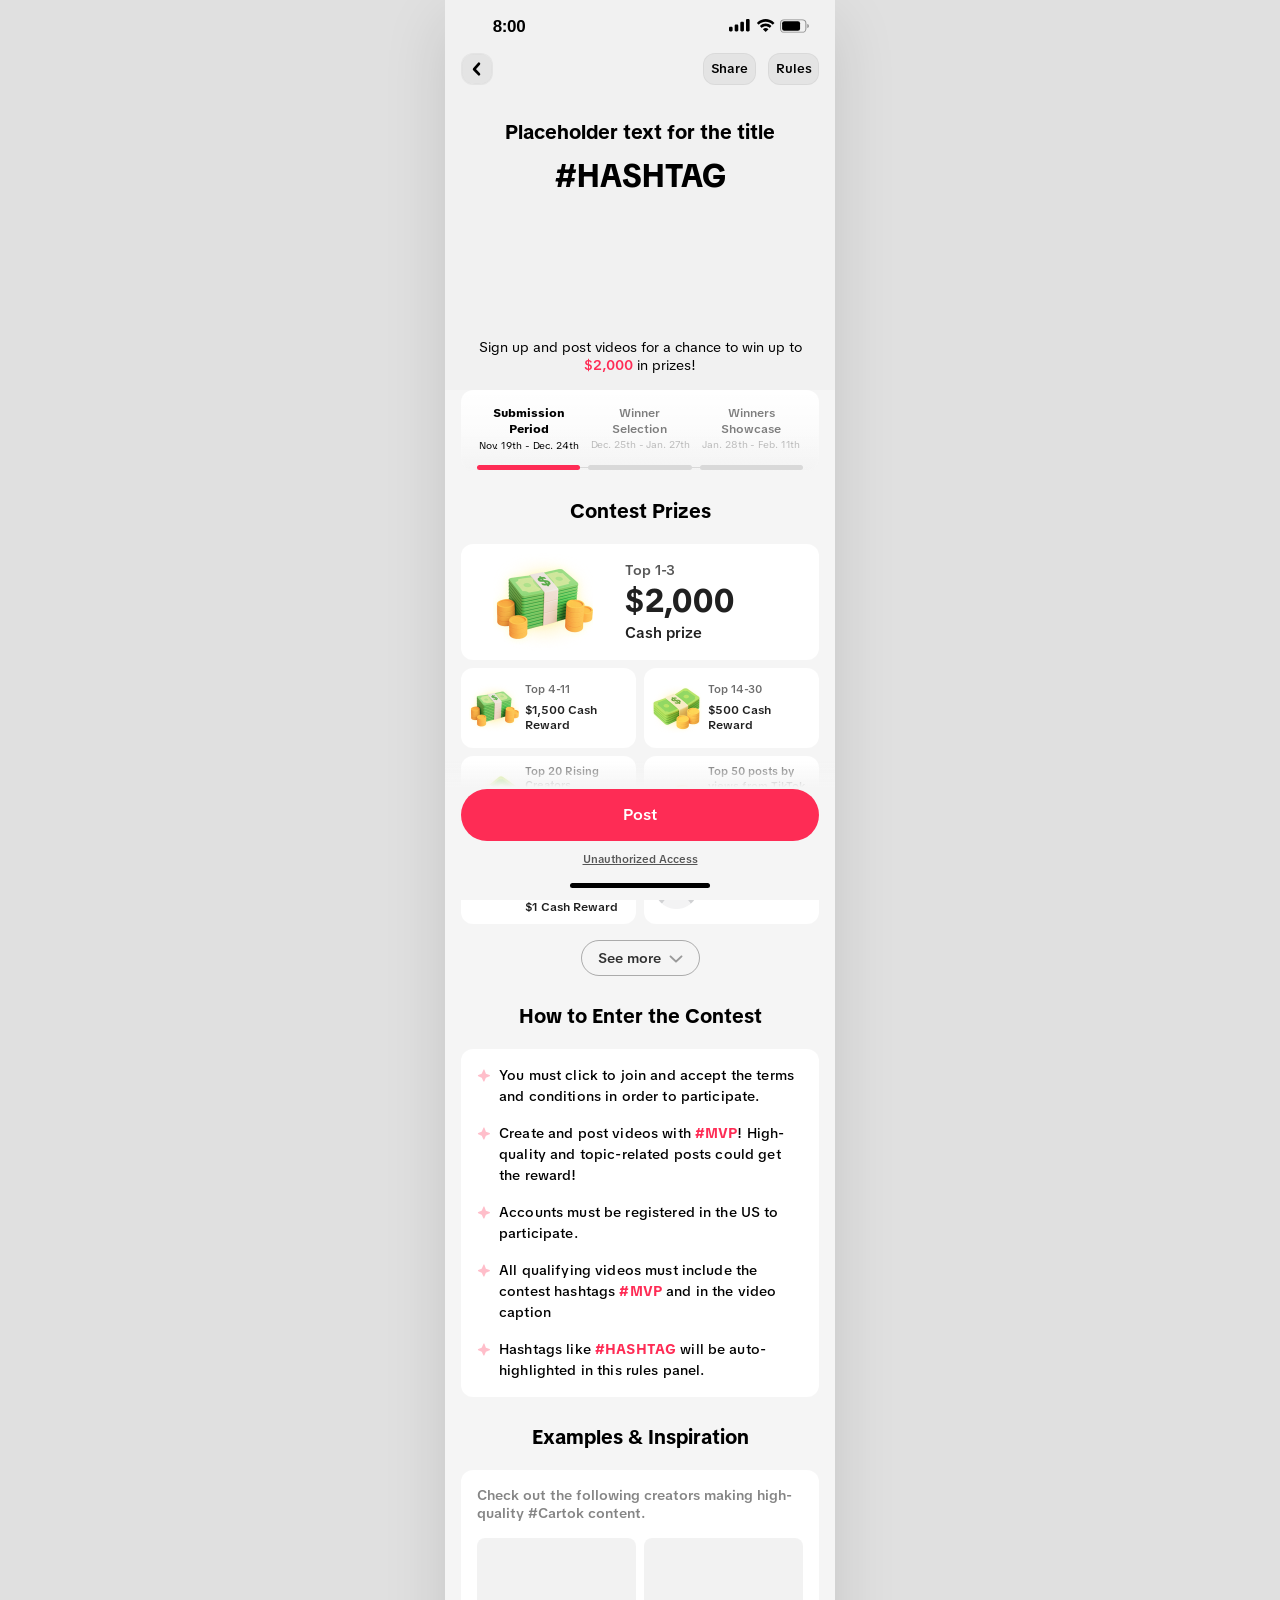
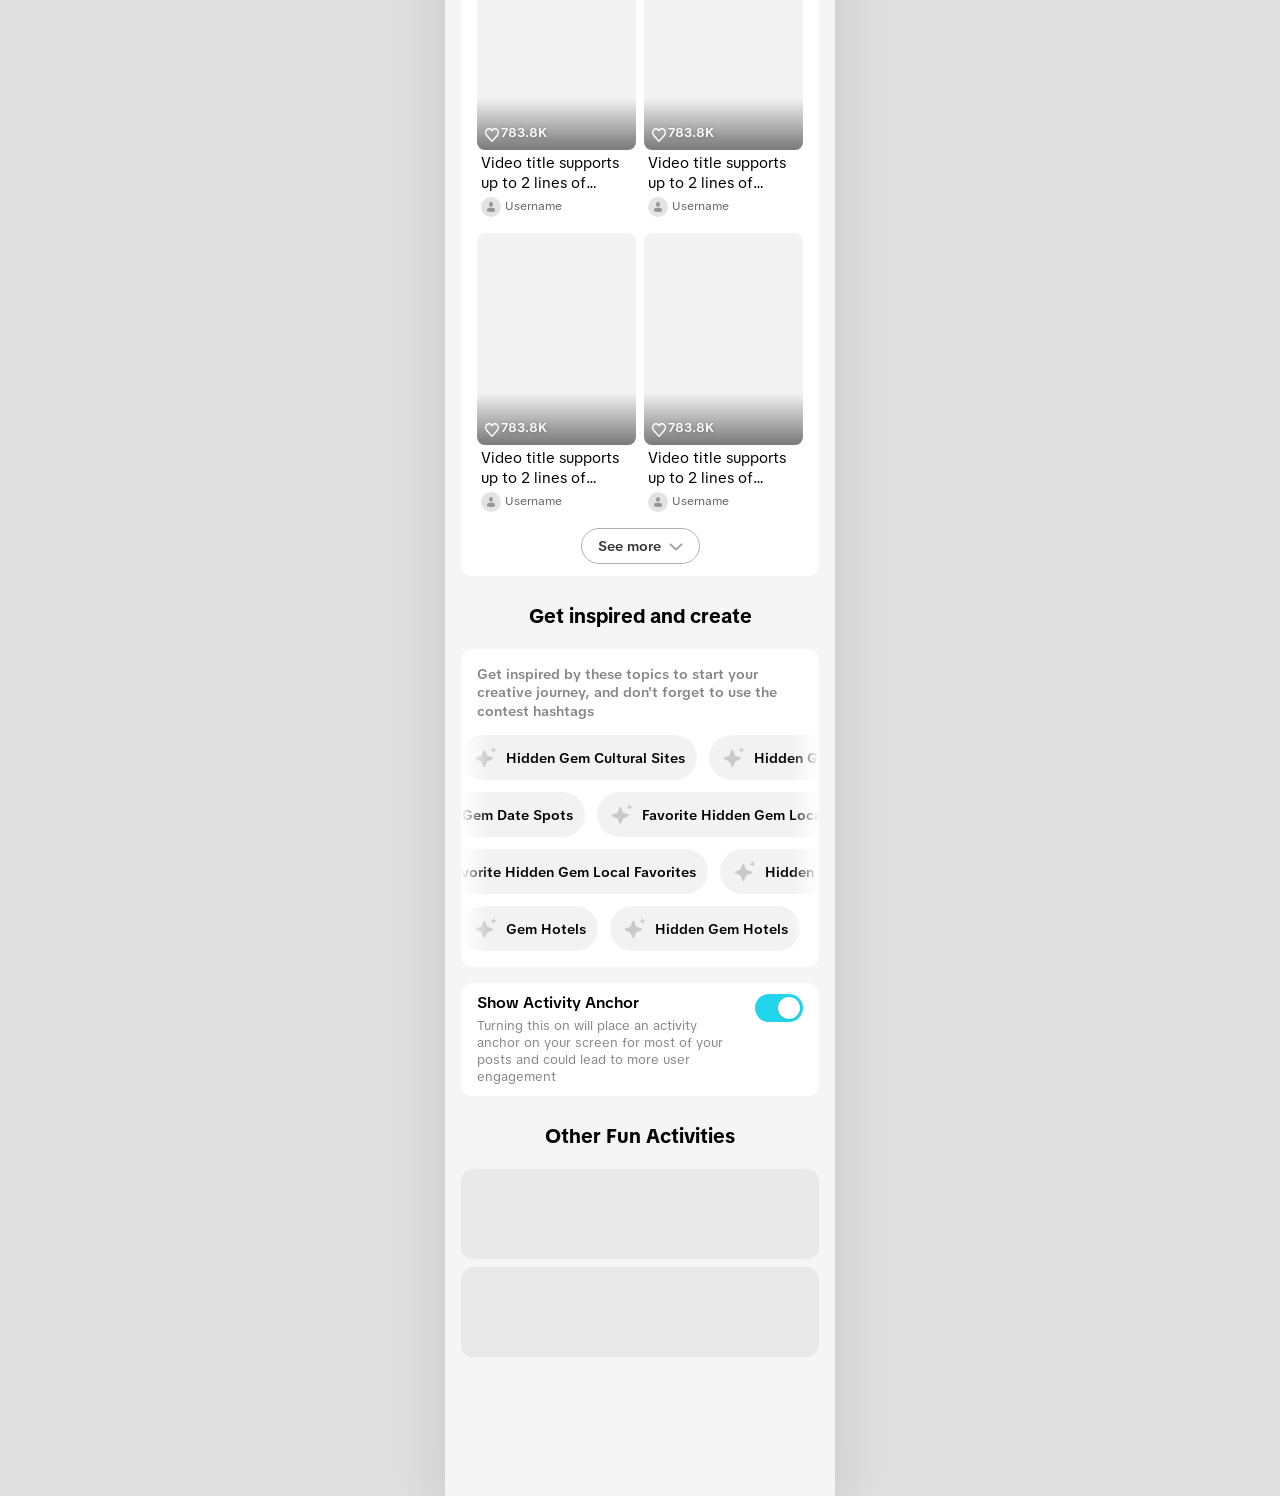
<file: index.html>
<!doctype html>
<html lang="en">
  <head>
    <meta charset="utf-8" />
    <meta name="viewport" content="width=device-width, initial-scale=1" />
    <title>模板_1</title>
    <link rel="stylesheet" href="./styles.css?v=20260625-crp-states-v9" />
  </head>
  <body>
    <div id="app" data-template="base" aria-live="polite"></div>
    <script src="./i18n.en.js"></script>
    <script src="./content.js"></script>
    <script src="./script.js?v=20260625-crp-states-v9"></script>
  </body>
</html>
</file>
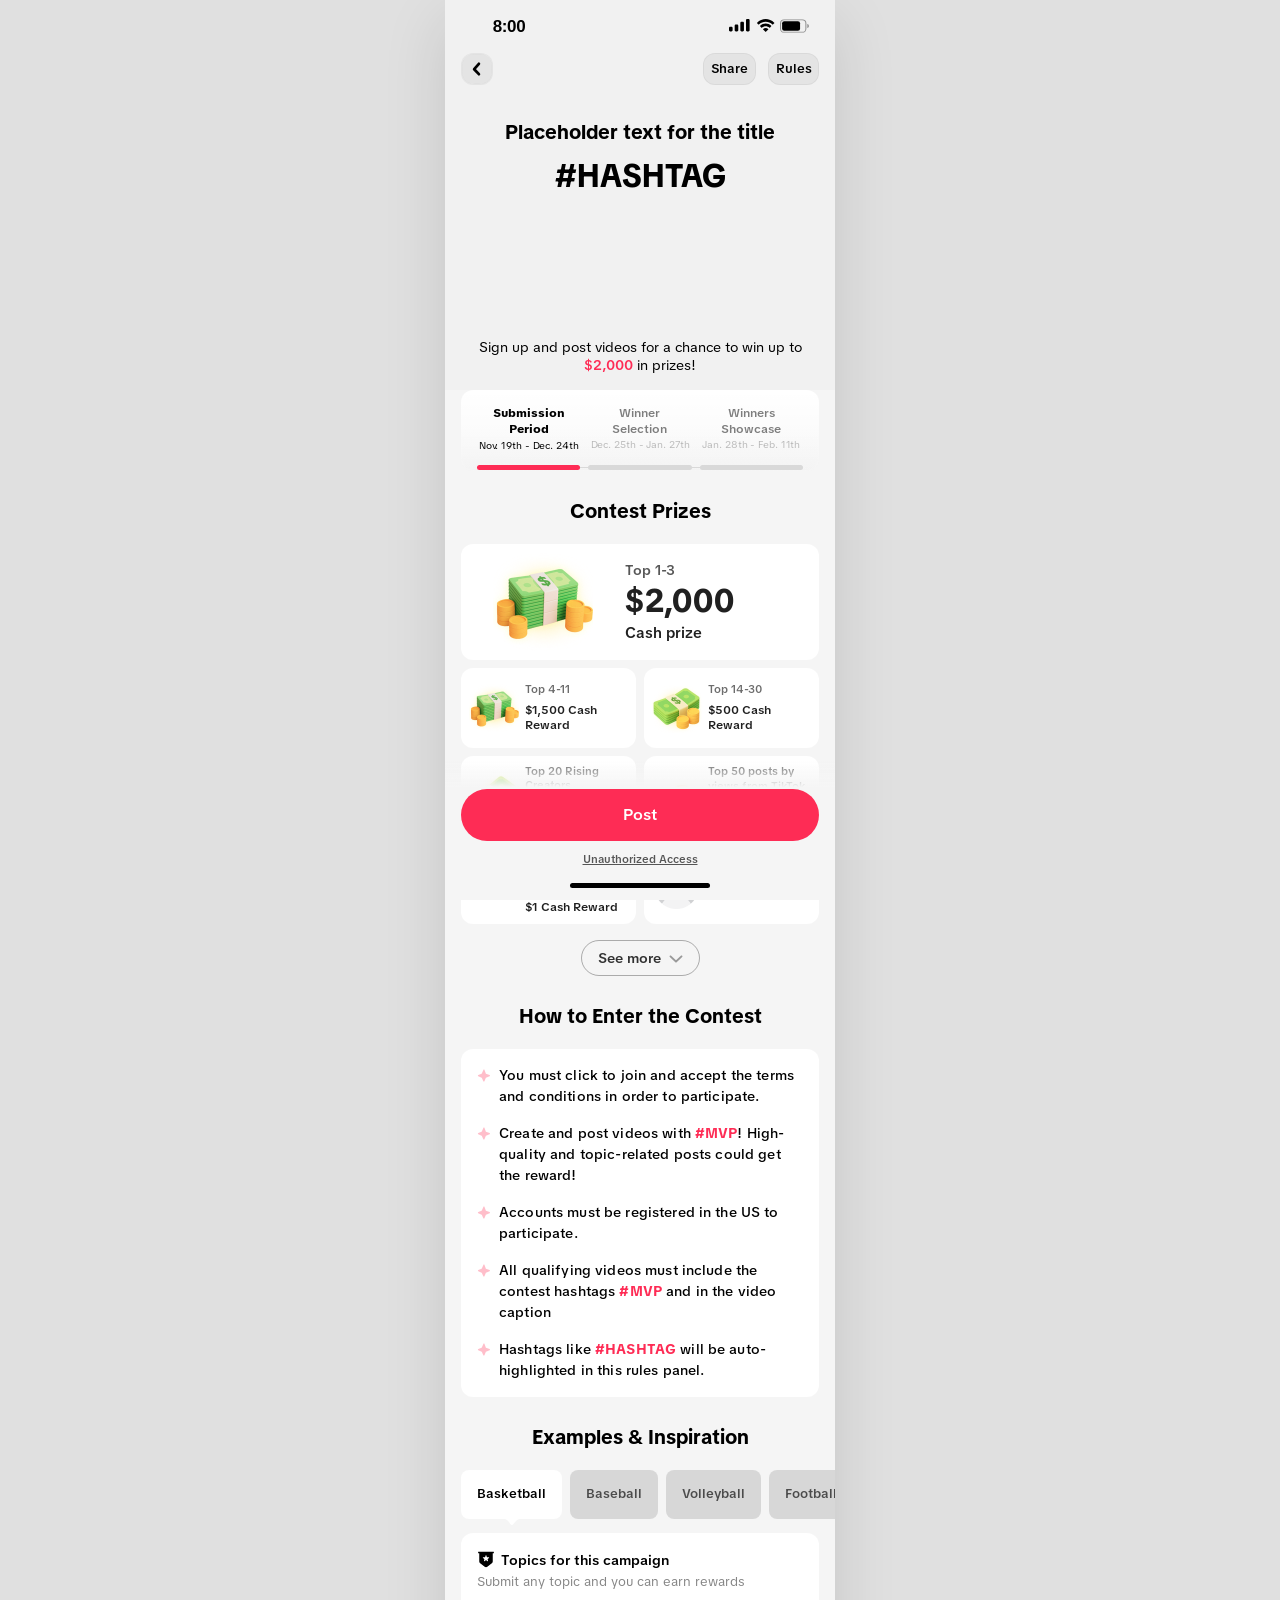
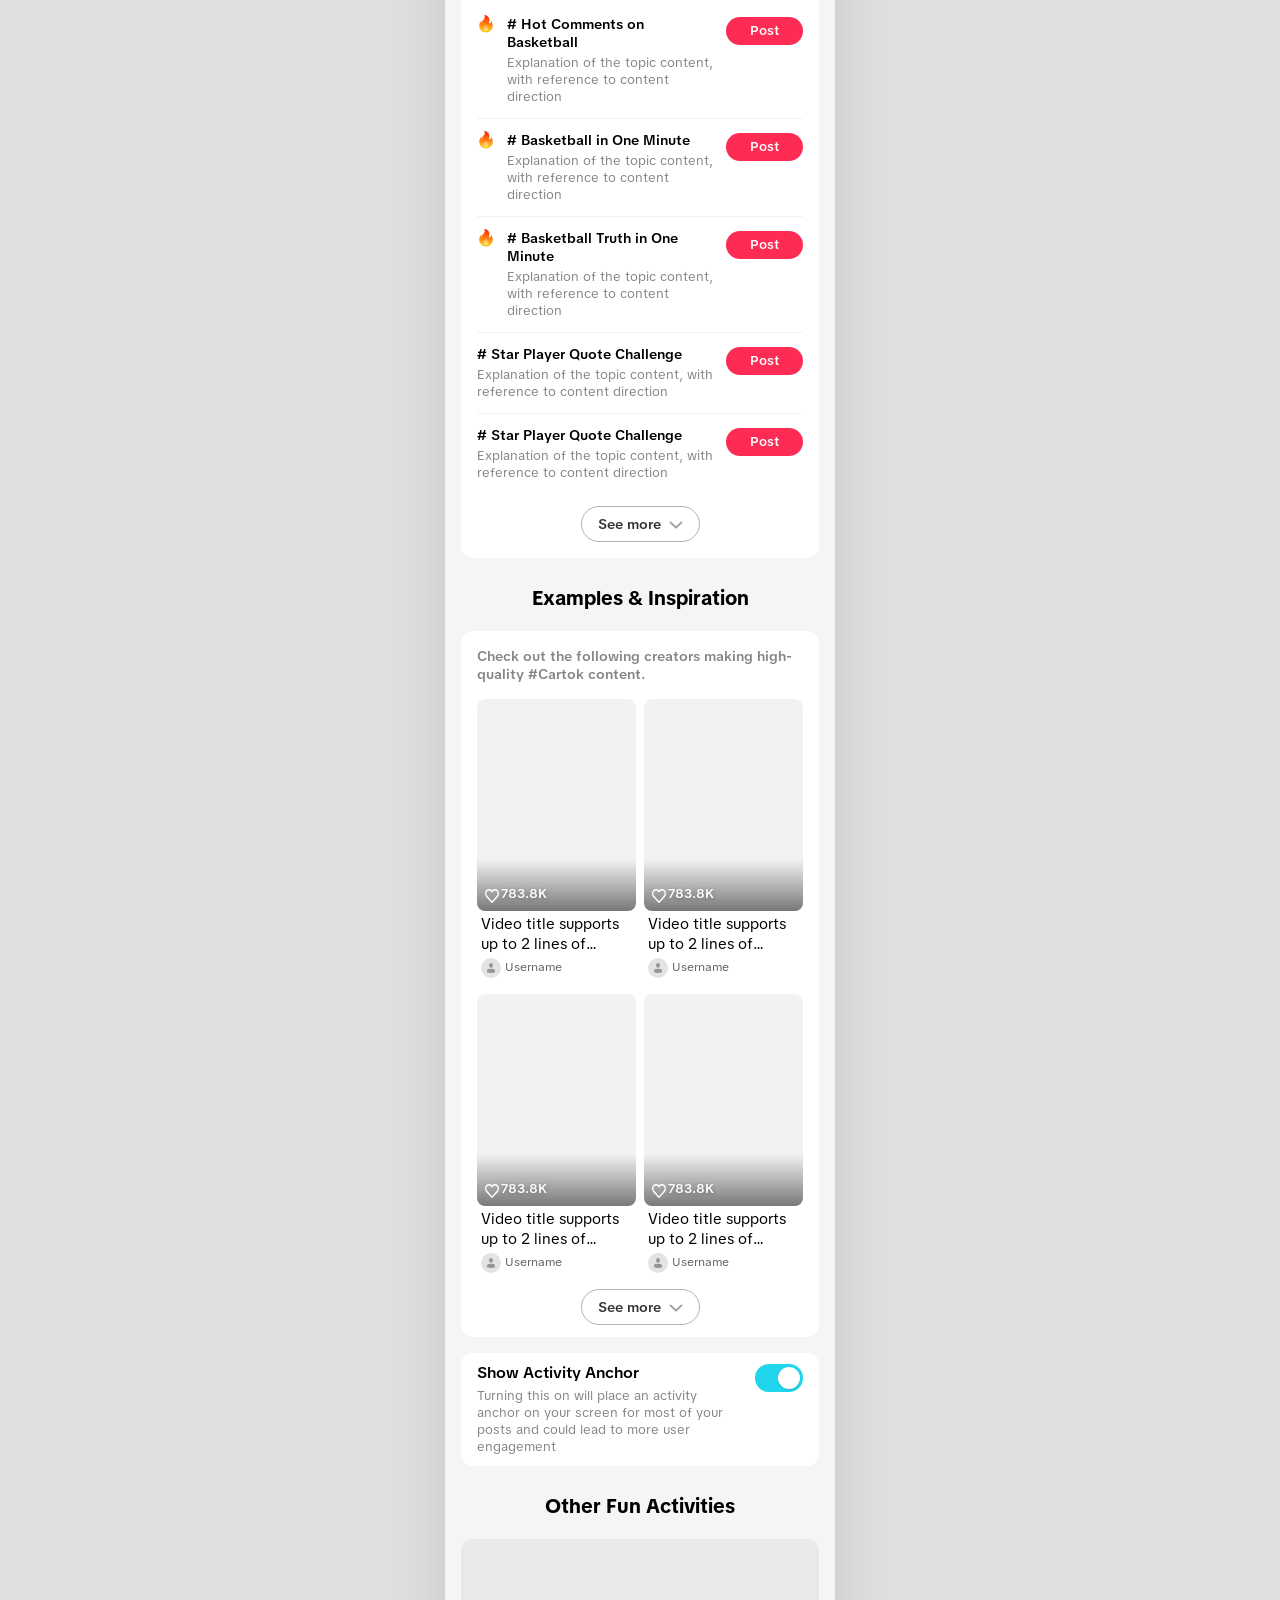
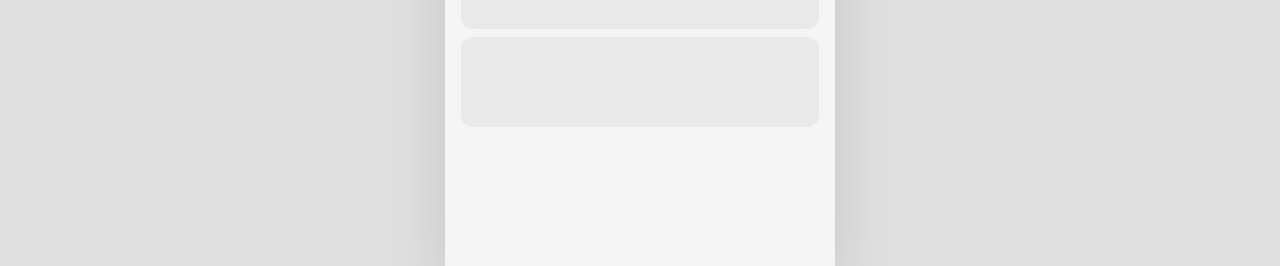
<file: template-02-campaign-ranking.html>
<!doctype html>
<html lang="en">
  <head>
    <meta charset="utf-8" />
    <meta name="viewport" content="width=device-width, initial-scale=1" />
    <title>模板_2 · 评选奖励</title>
    <link rel="stylesheet" href="./styles.css?v=20260625-campaign-variants" />
  </head>
  <body>
    <div id="app" data-template="4802" data-campaign="ranking" aria-live="polite"></div>
    <script src="./i18n.en.js"></script>
    <script src="./content.js"></script>
    <script src="./script.js?v=20260625-campaign-variants"></script>
  </body>
</html>
</file>
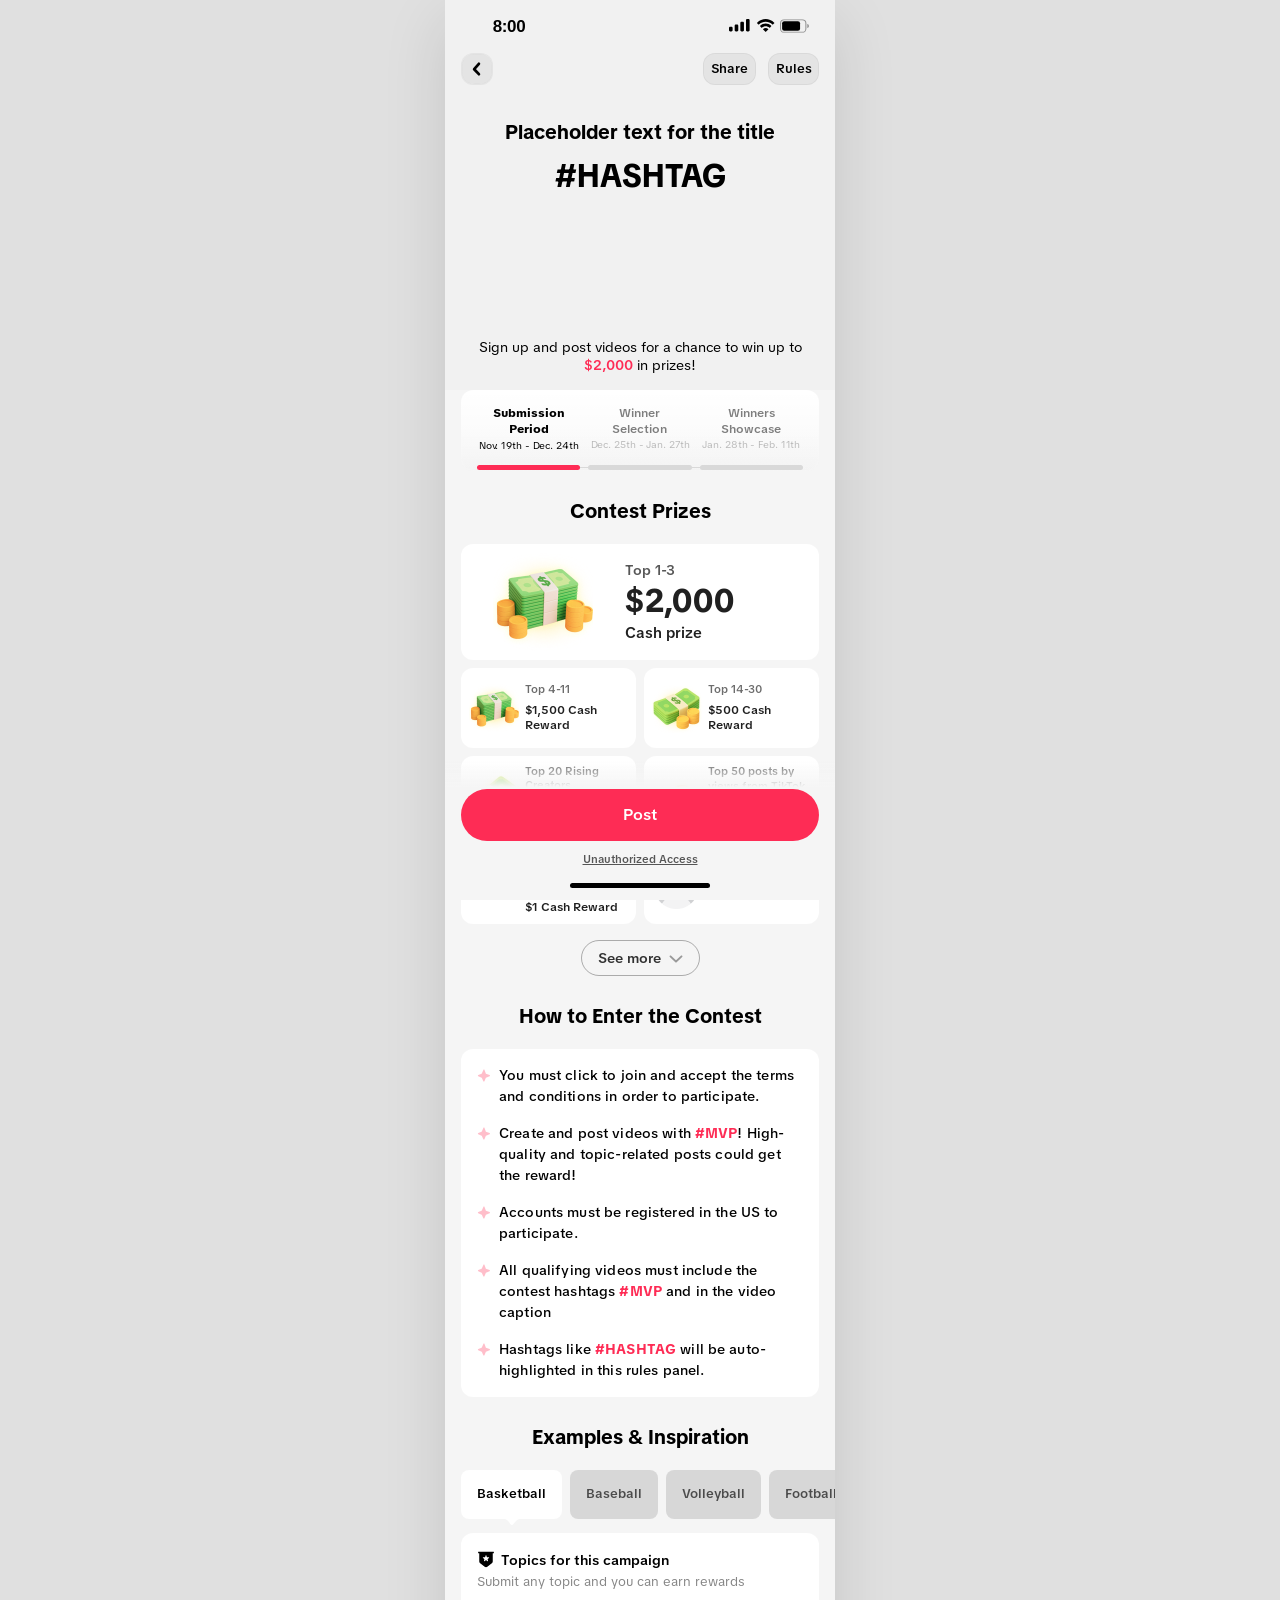
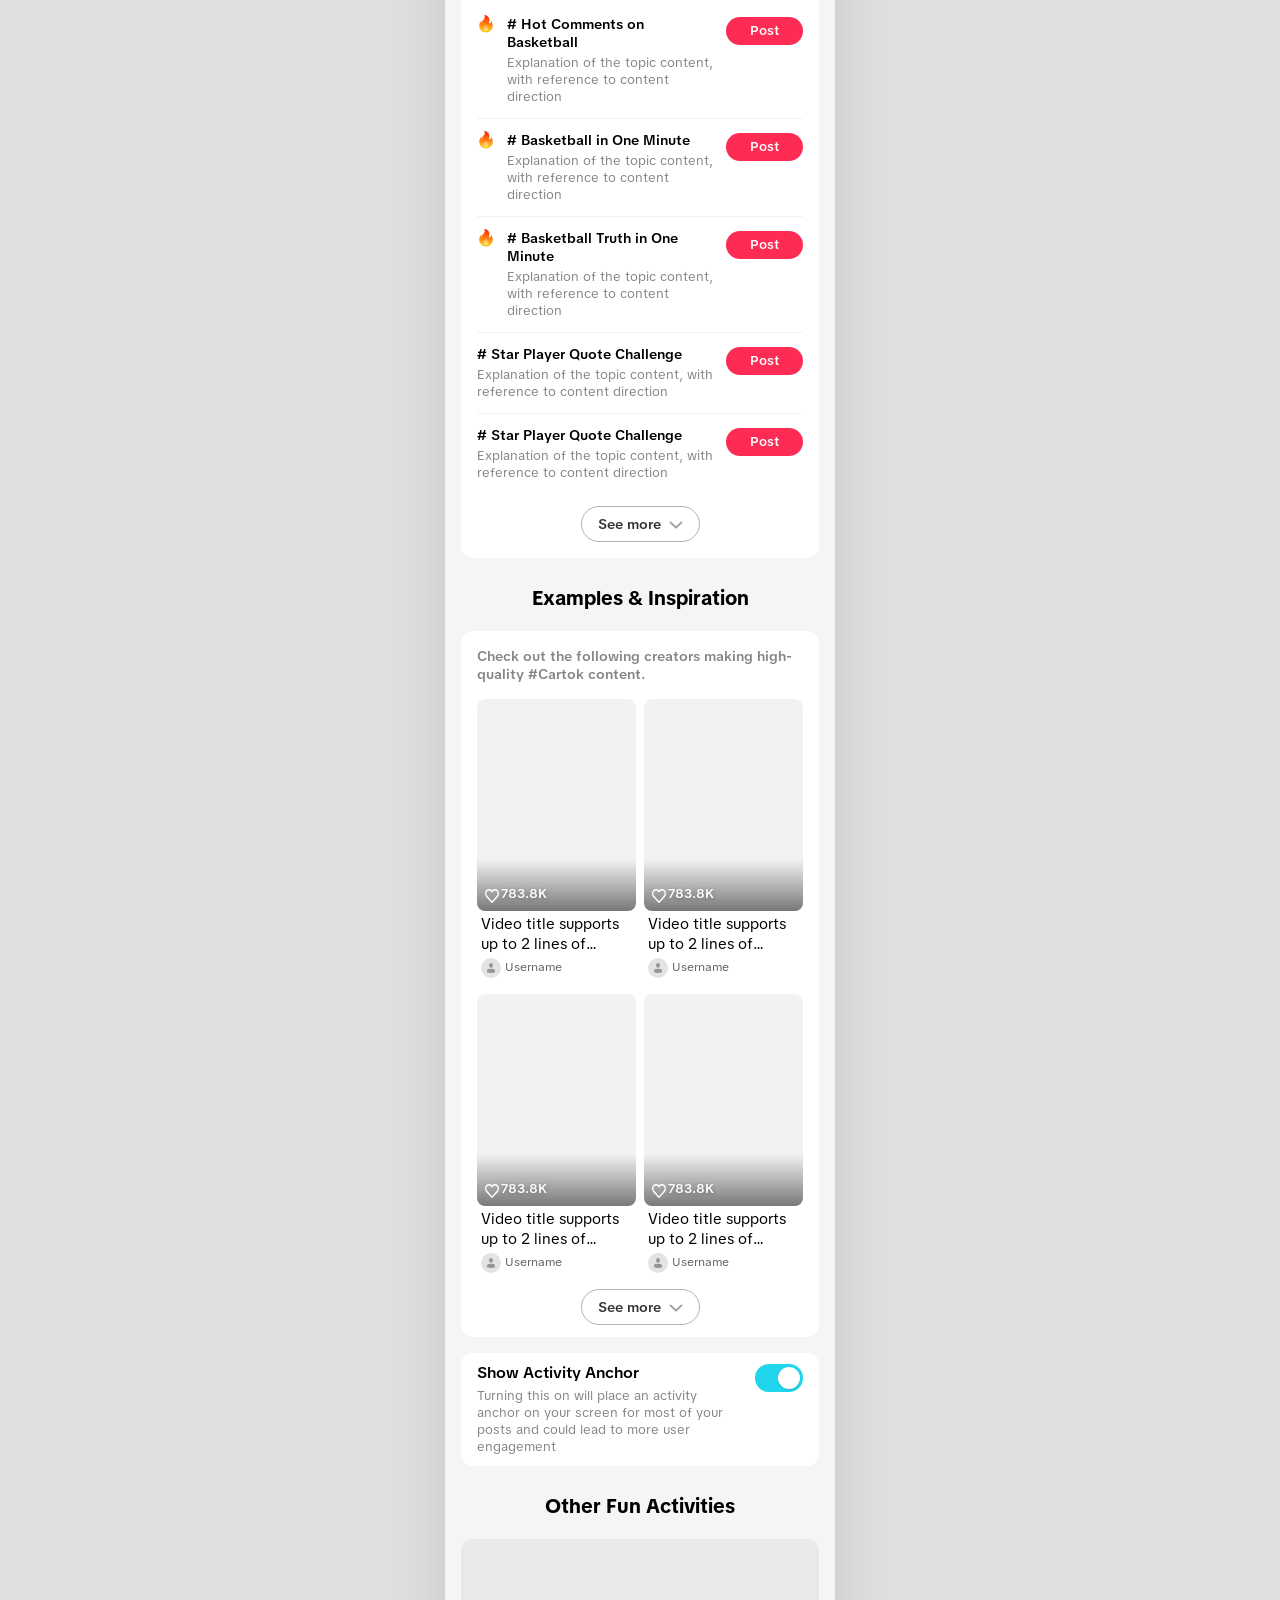
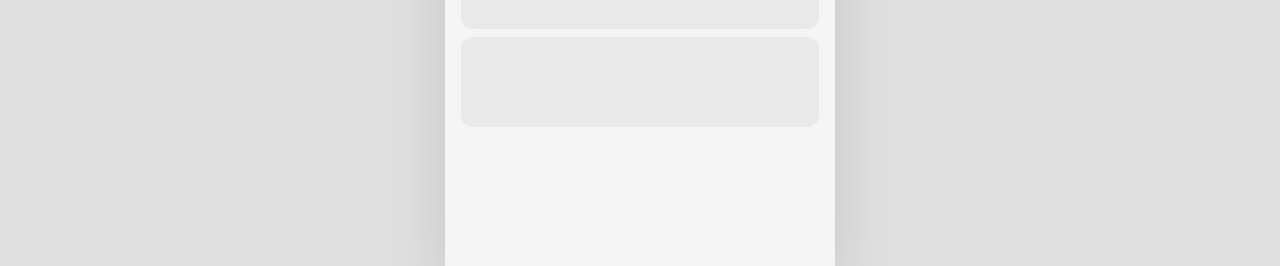
<file: template-02-campaign-single.html>
<!doctype html>
<html lang="en">
  <head>
    <meta charset="utf-8" />
    <meta name="viewport" content="width=device-width, initial-scale=1" />
    <title>模板_2 · 单奖励</title>
    <link rel="stylesheet" href="./styles.css?v=20260625-campaign-variants" />
  </head>
  <body>
    <div id="app" data-template="4802" data-campaign="single" aria-live="polite"></div>
    <script src="./i18n.en.js"></script>
    <script src="./content.js"></script>
    <script src="./script.js?v=20260625-campaign-variants"></script>
  </body>
</html>
</file>
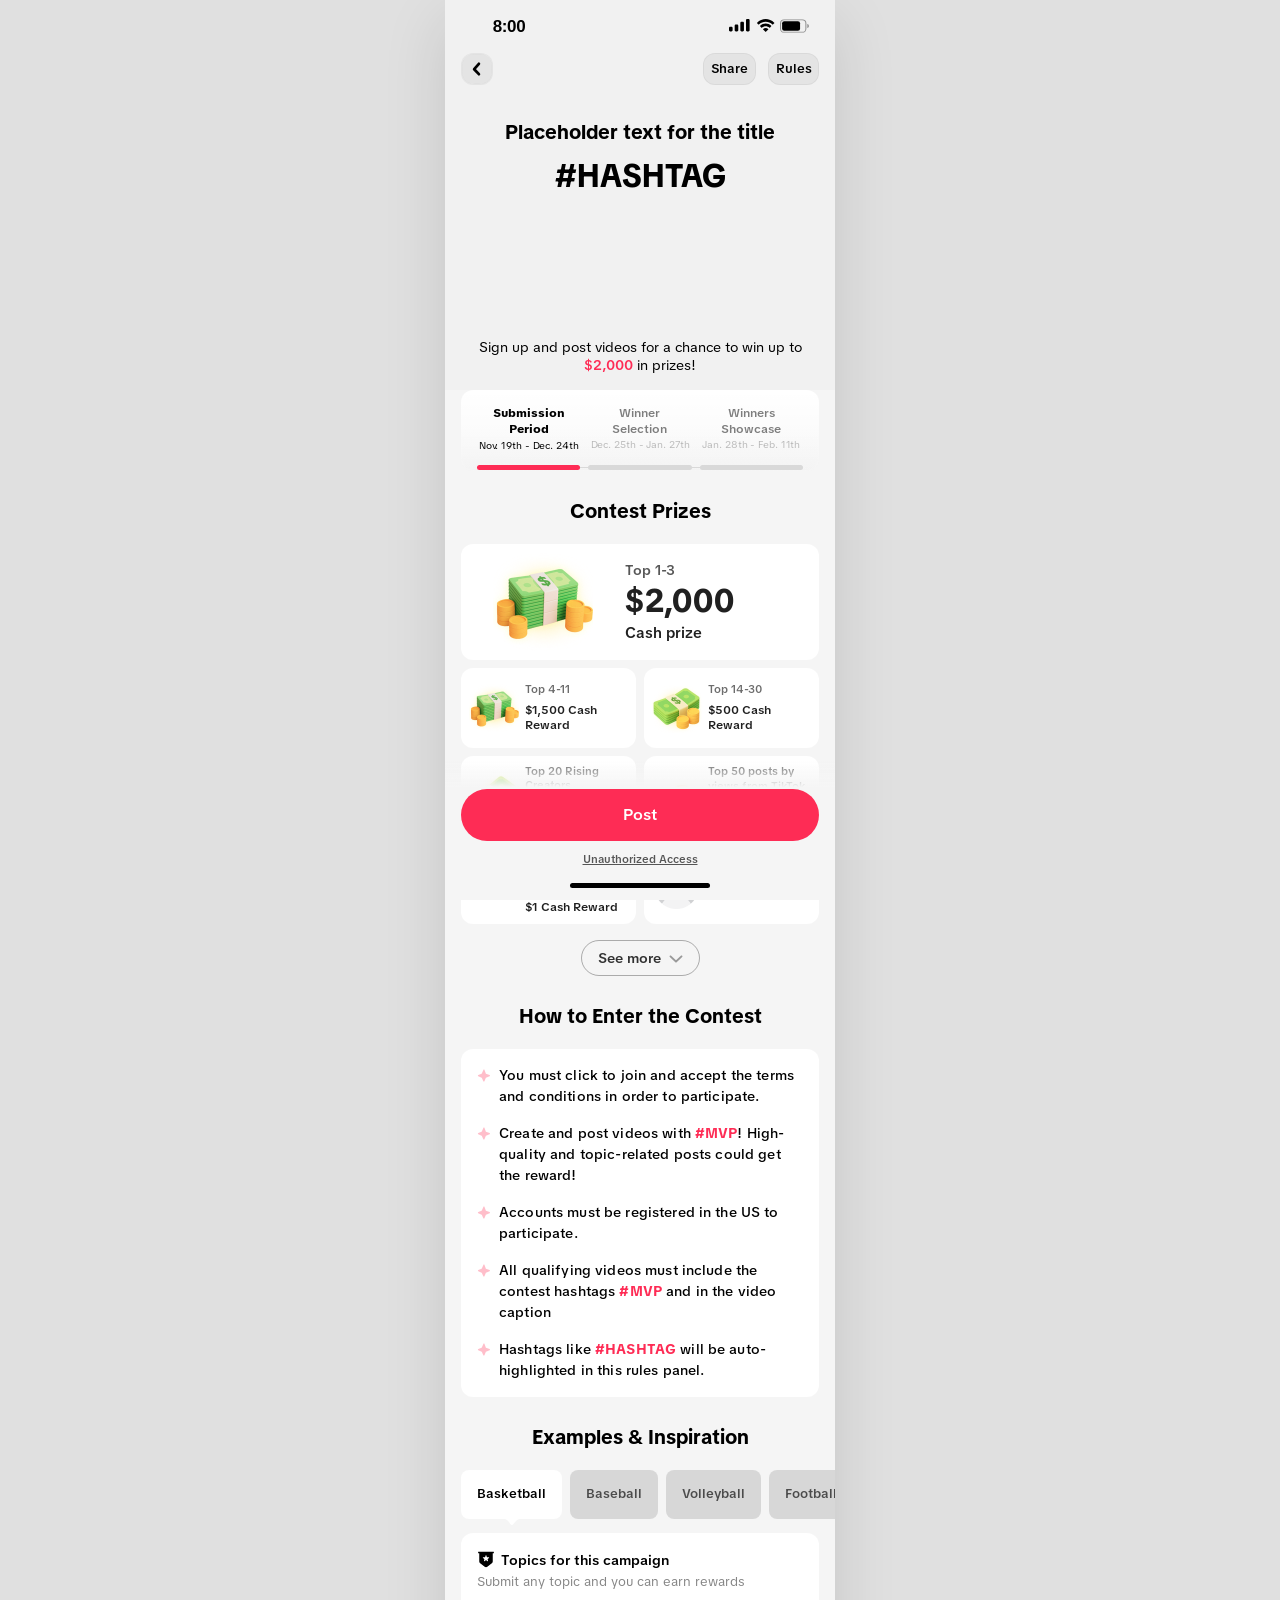
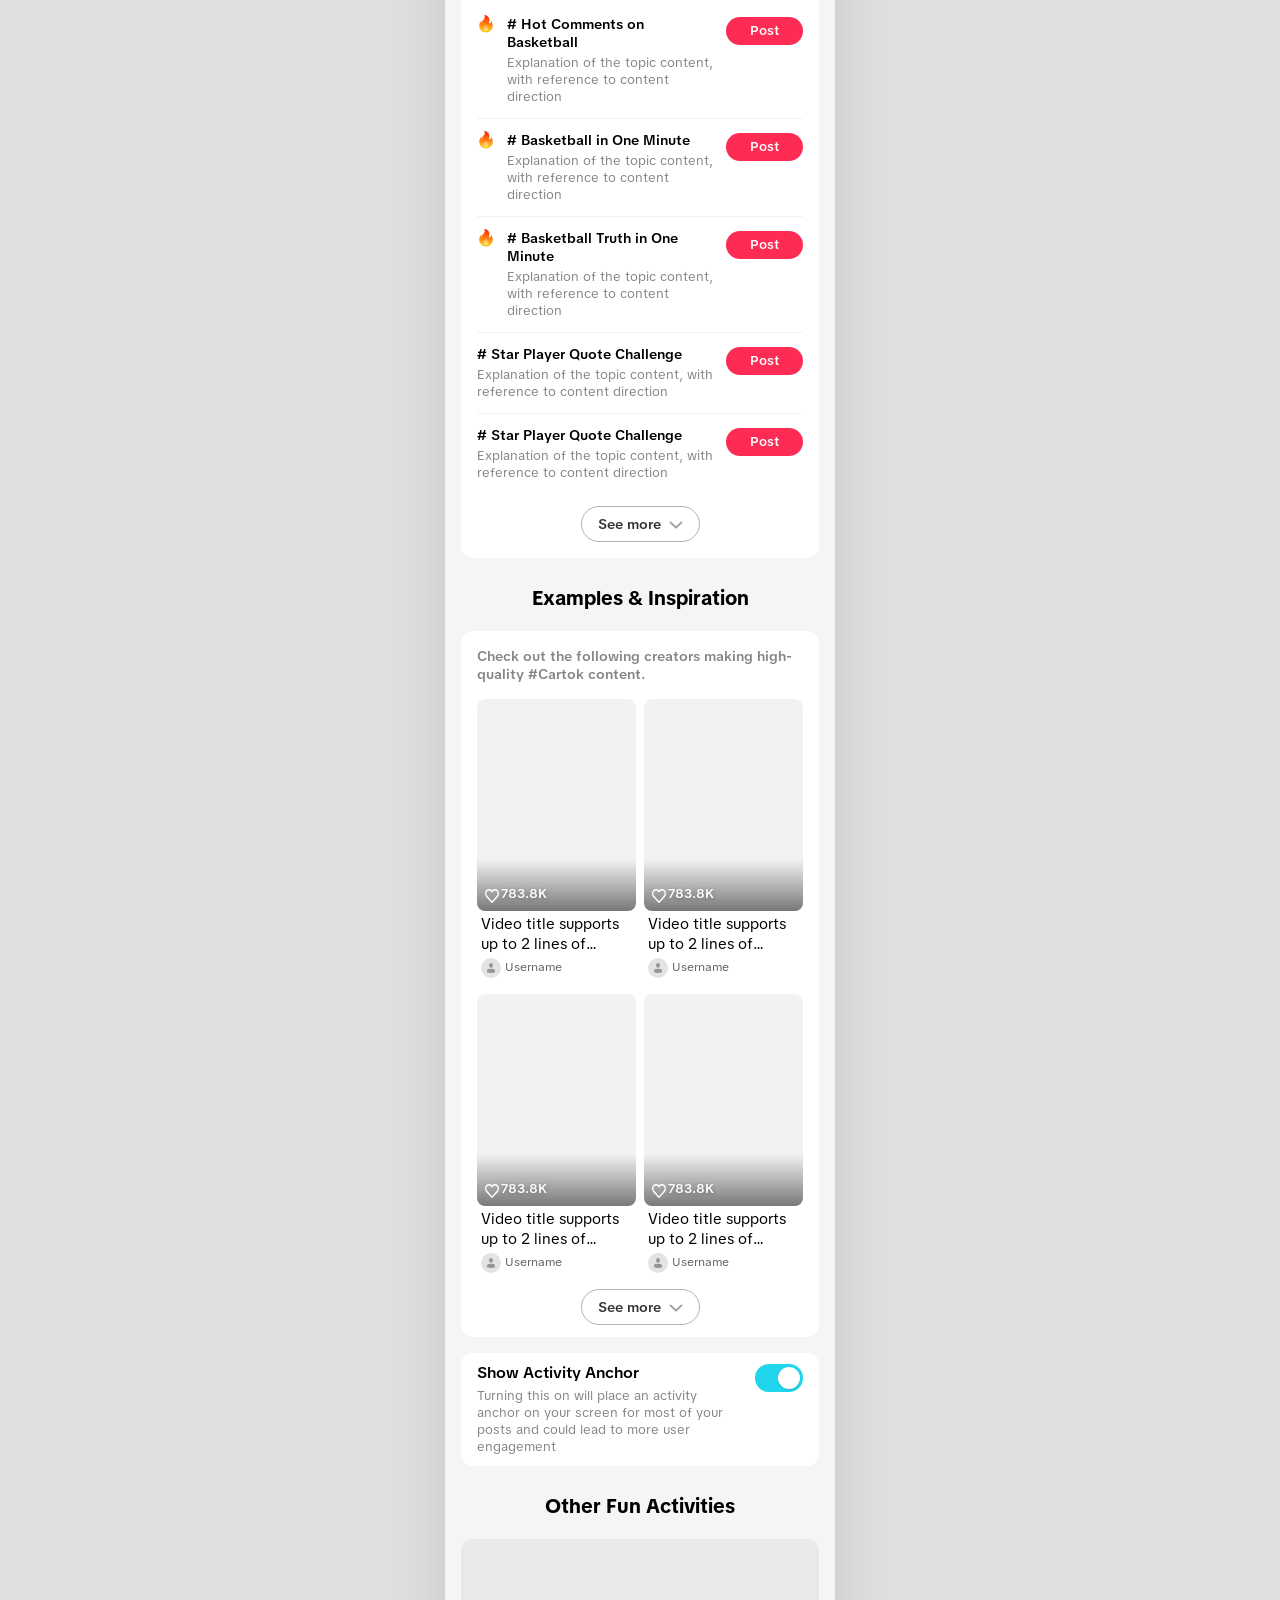
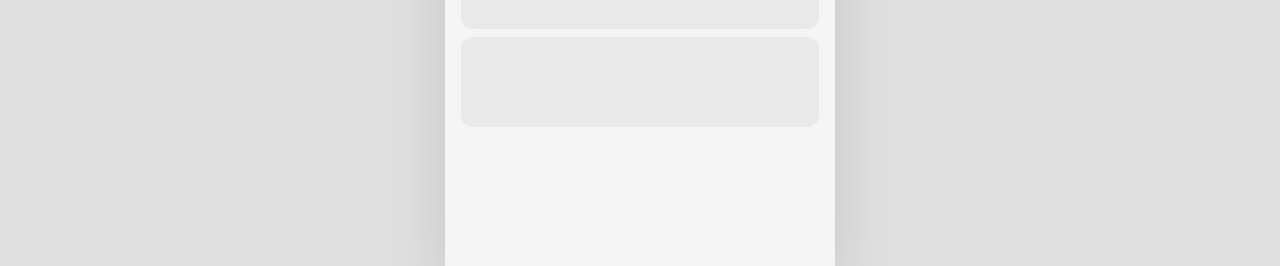
<file: template-02-campaign.html>
<!doctype html>
<html lang="en">
  <head>
    <meta charset="utf-8" />
    <meta name="viewport" content="width=device-width, initial-scale=1" />
    <title>模板_2</title>
    <link rel="stylesheet" href="./styles.css?v=20260625-crp-states-v9" />
  </head>
  <body>
    <div id="app" data-template="4802" aria-live="polite"></div>
    <script src="./i18n.en.js"></script>
    <script src="./content.js"></script>
    <script src="./script.js?v=20260625-crp-states-v9"></script>
  </body>
</html>
</file>
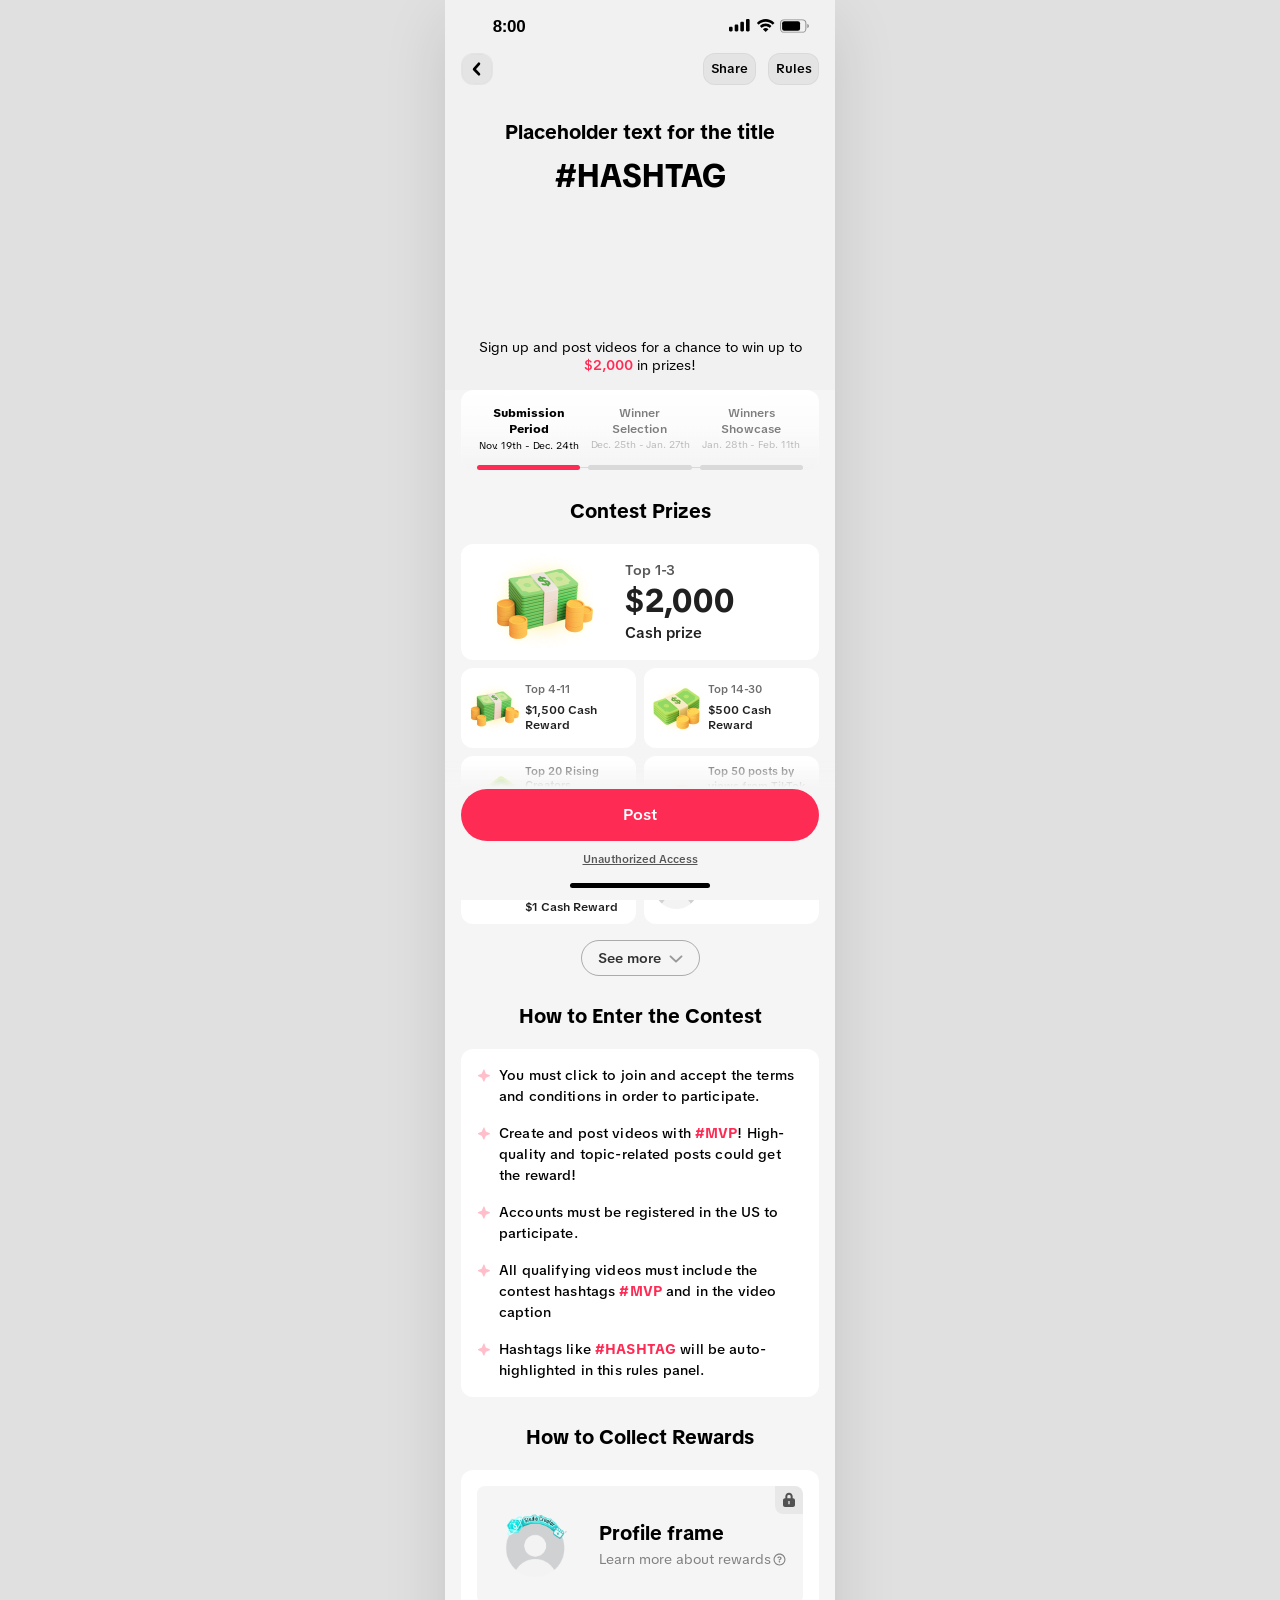
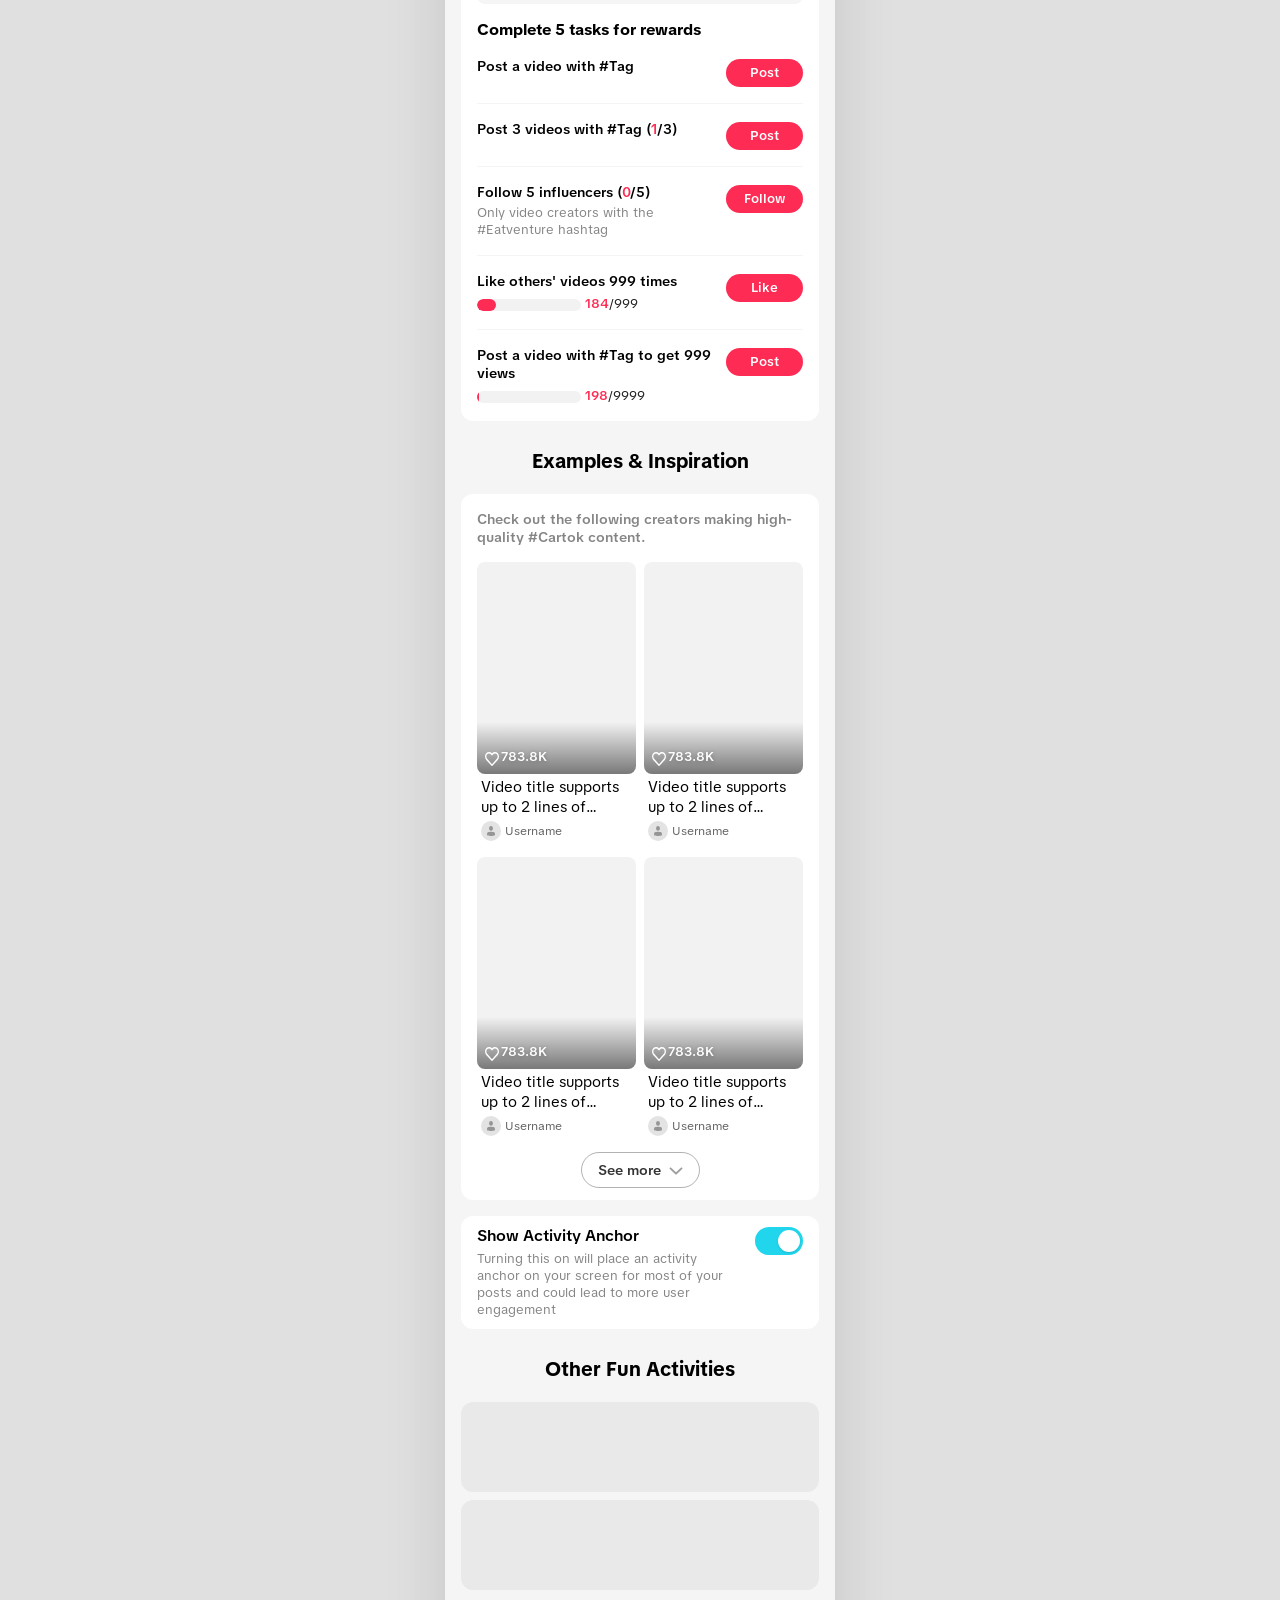
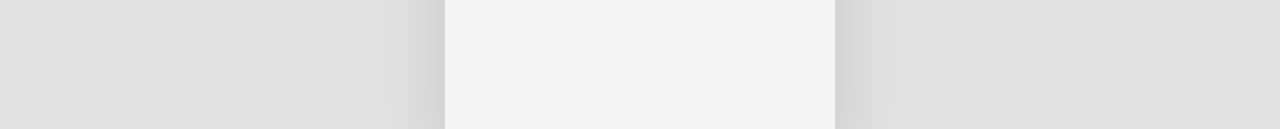
<file: template-03-collect-single-reward.html>
<!doctype html>
<html lang="en">
  <head>
    <meta charset="utf-8" />
    <meta name="viewport" content="width=device-width, initial-scale=1" />
    <title>模板_3 · 单奖励</title>
    <link rel="stylesheet" href="./styles.css?v=20260625-collect-variants" />
  </head>
  <body>
    <div
      id="app"
      data-template="5737"
      data-collect-variant="single-reward"
      aria-live="polite"
    ></div>
    <script src="./i18n.en.js"></script>
    <script src="./content.js"></script>
    <script src="./script.js?v=20260625-collect-variants"></script>
  </body>
</html>
</file>
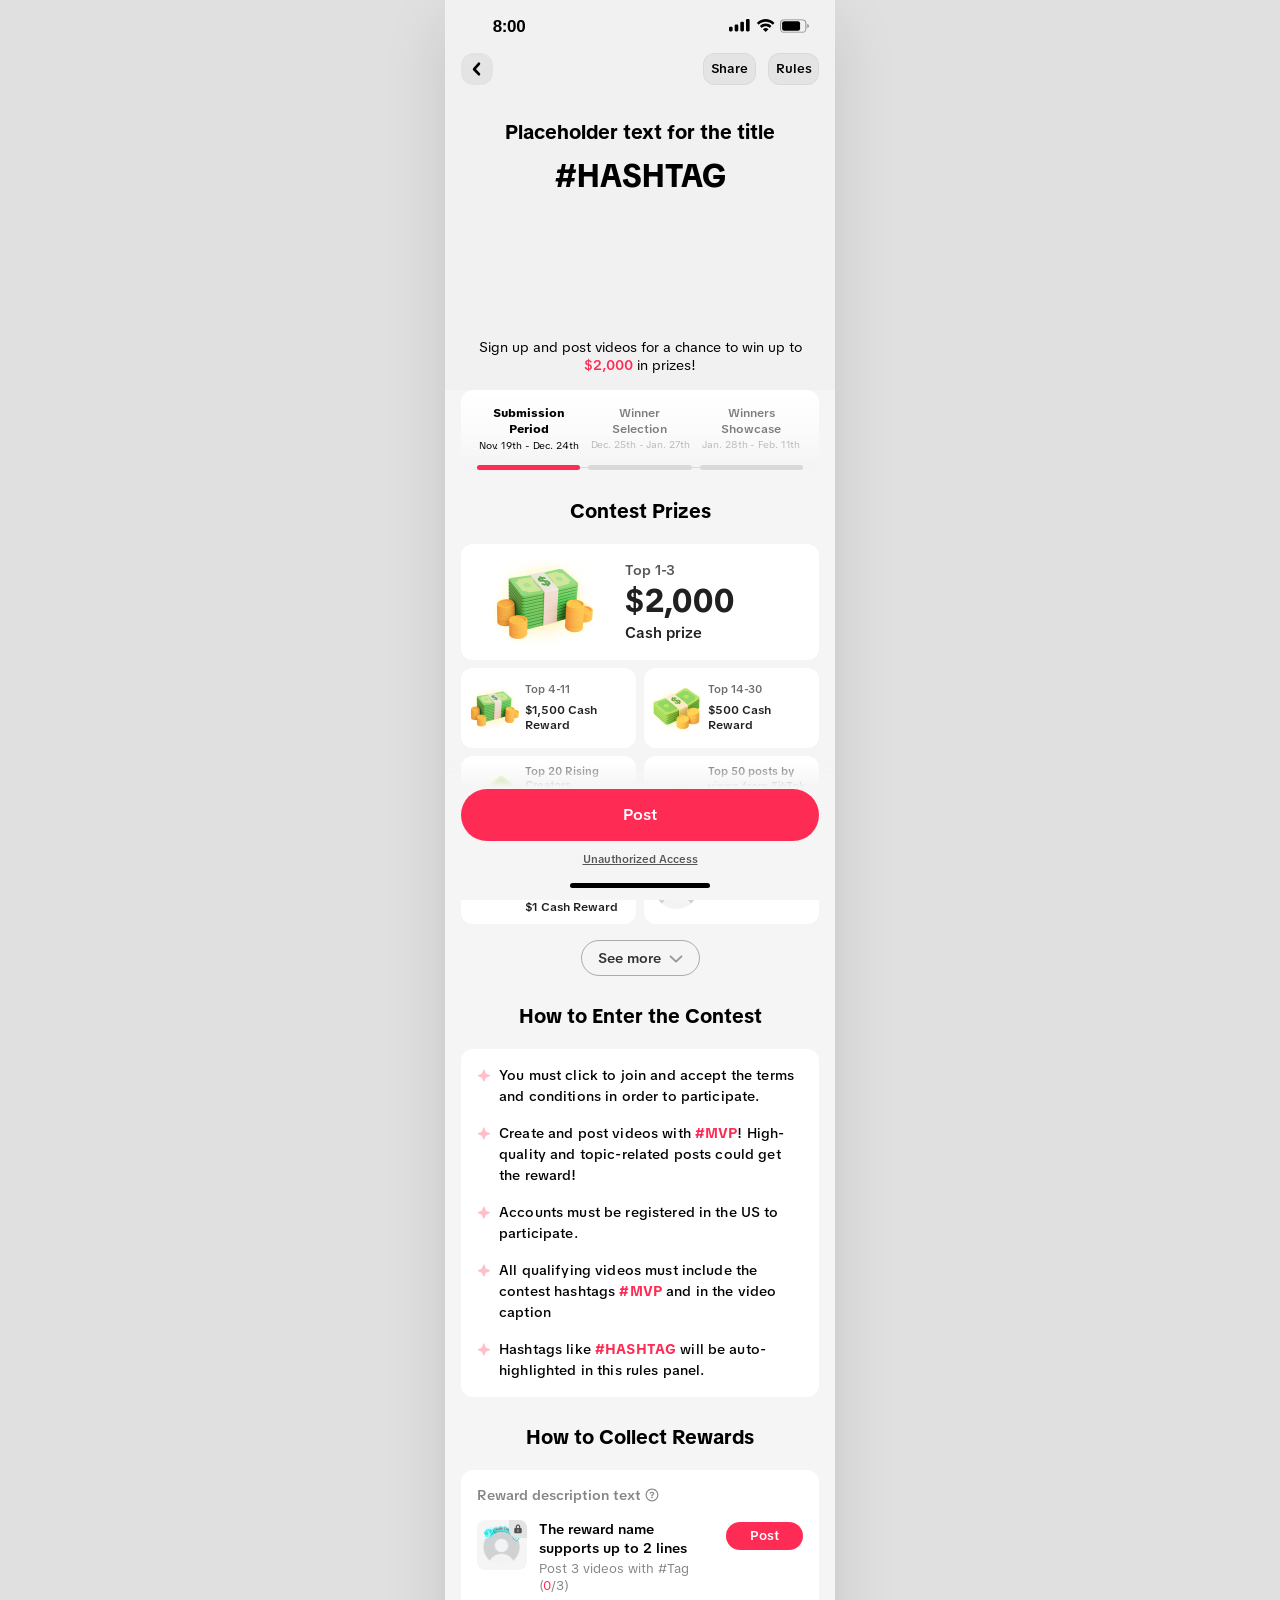
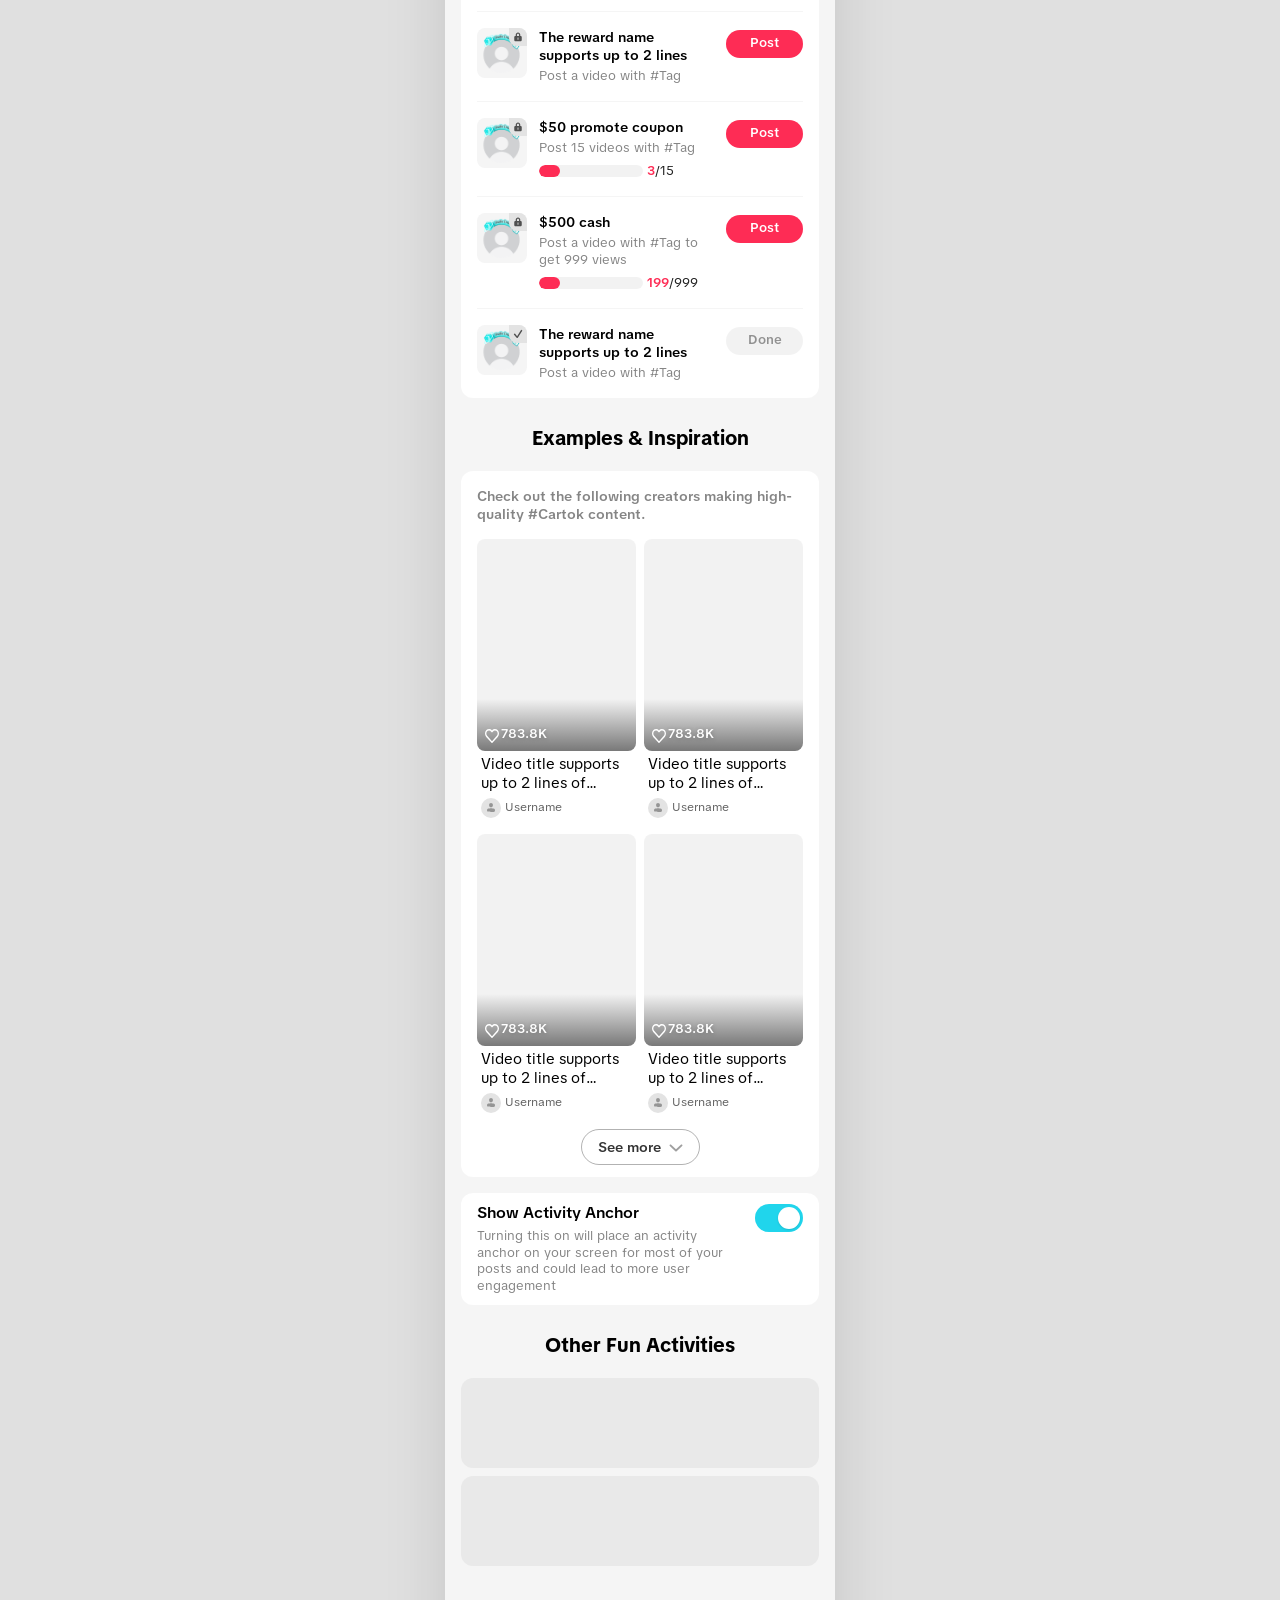
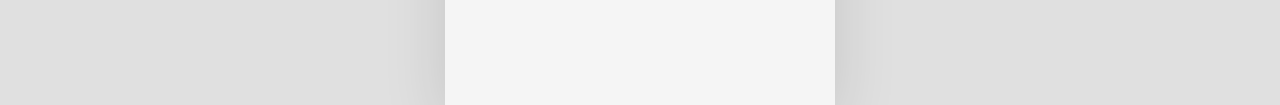
<file: template-03-collect-task-list.html>
<!doctype html>
<html lang="en">
  <head>
    <meta charset="utf-8" />
    <meta name="viewport" content="width=device-width, initial-scale=1" />
    <title>模板_3 · 任务列表</title>
    <link rel="stylesheet" href="./styles.css?v=20260625-collect-variants" />
  </head>
  <body>
    <div
      id="app"
      data-template="5737"
      data-collect-variant="collect-task-list"
      aria-live="polite"
    ></div>
    <script src="./i18n.en.js"></script>
    <script src="./content.js"></script>
    <script src="./script.js?v=20260625-collect-variants"></script>
  </body>
</html>
</file>
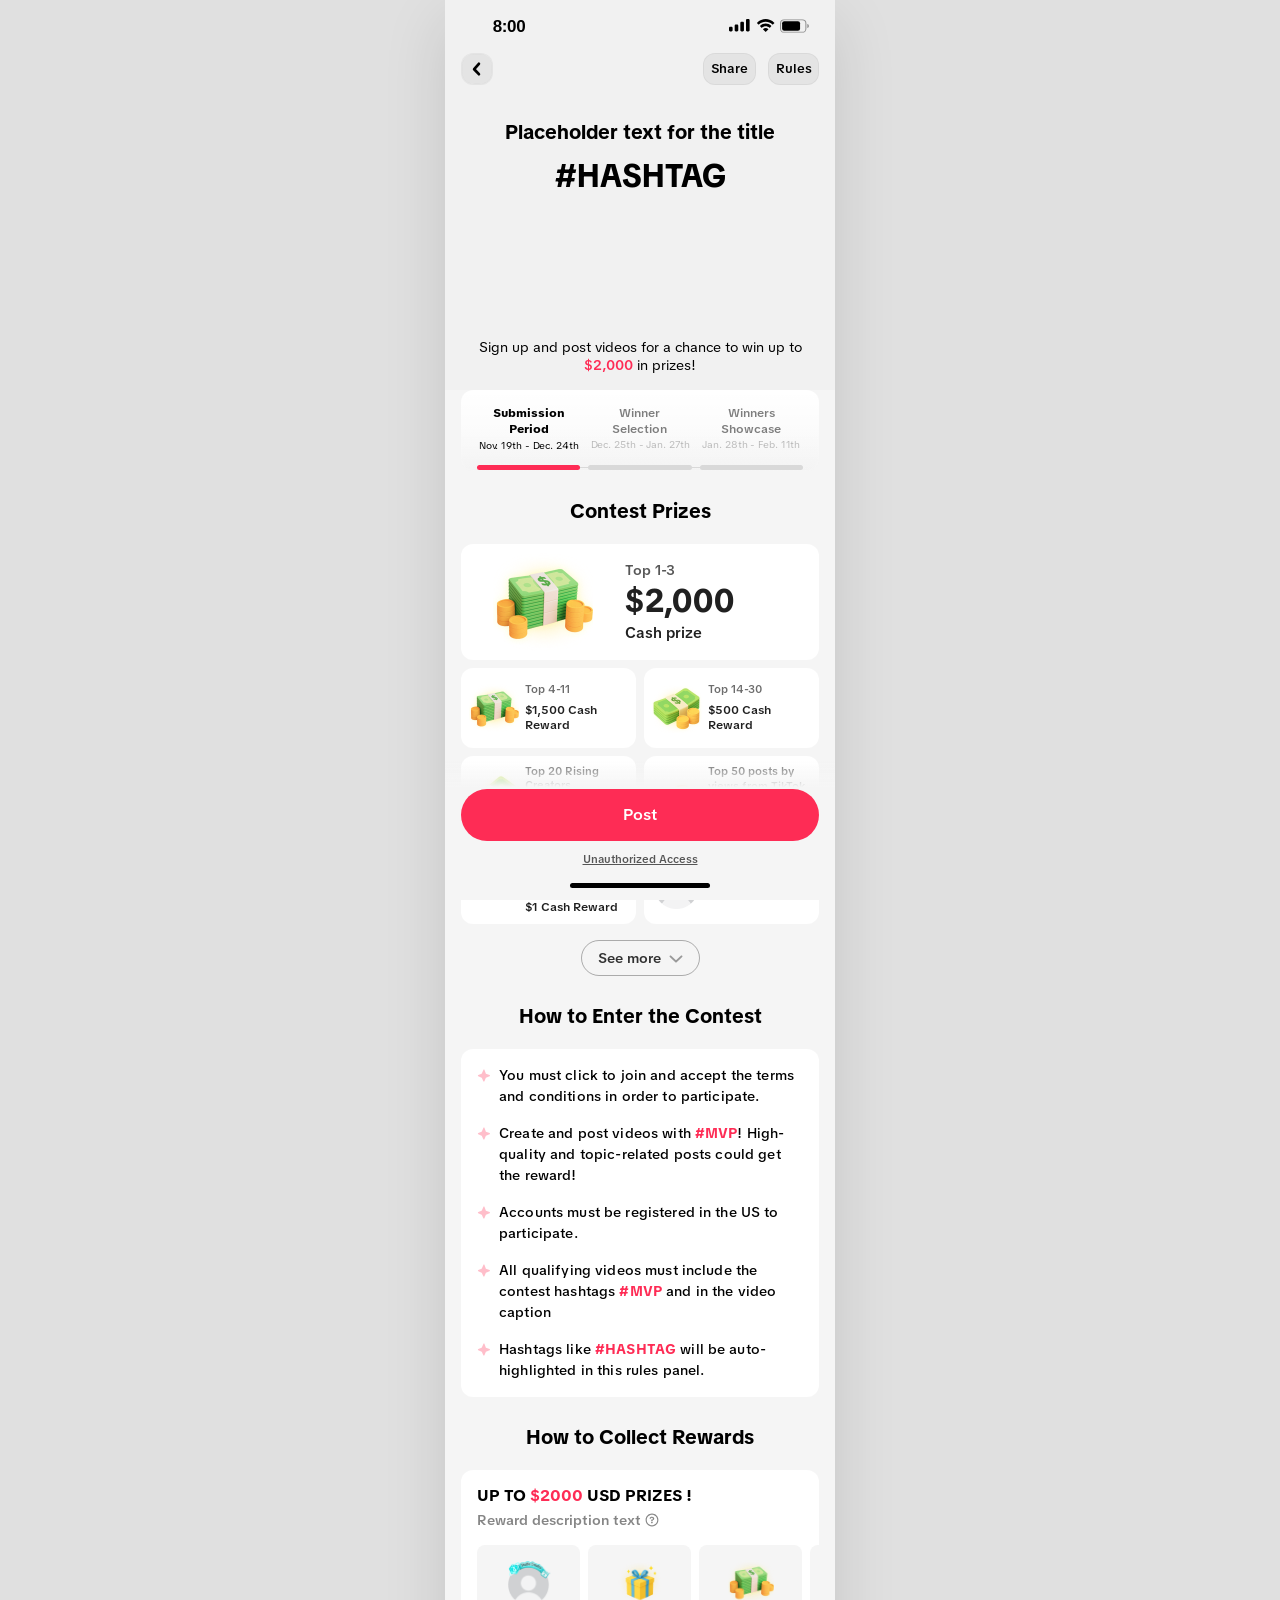
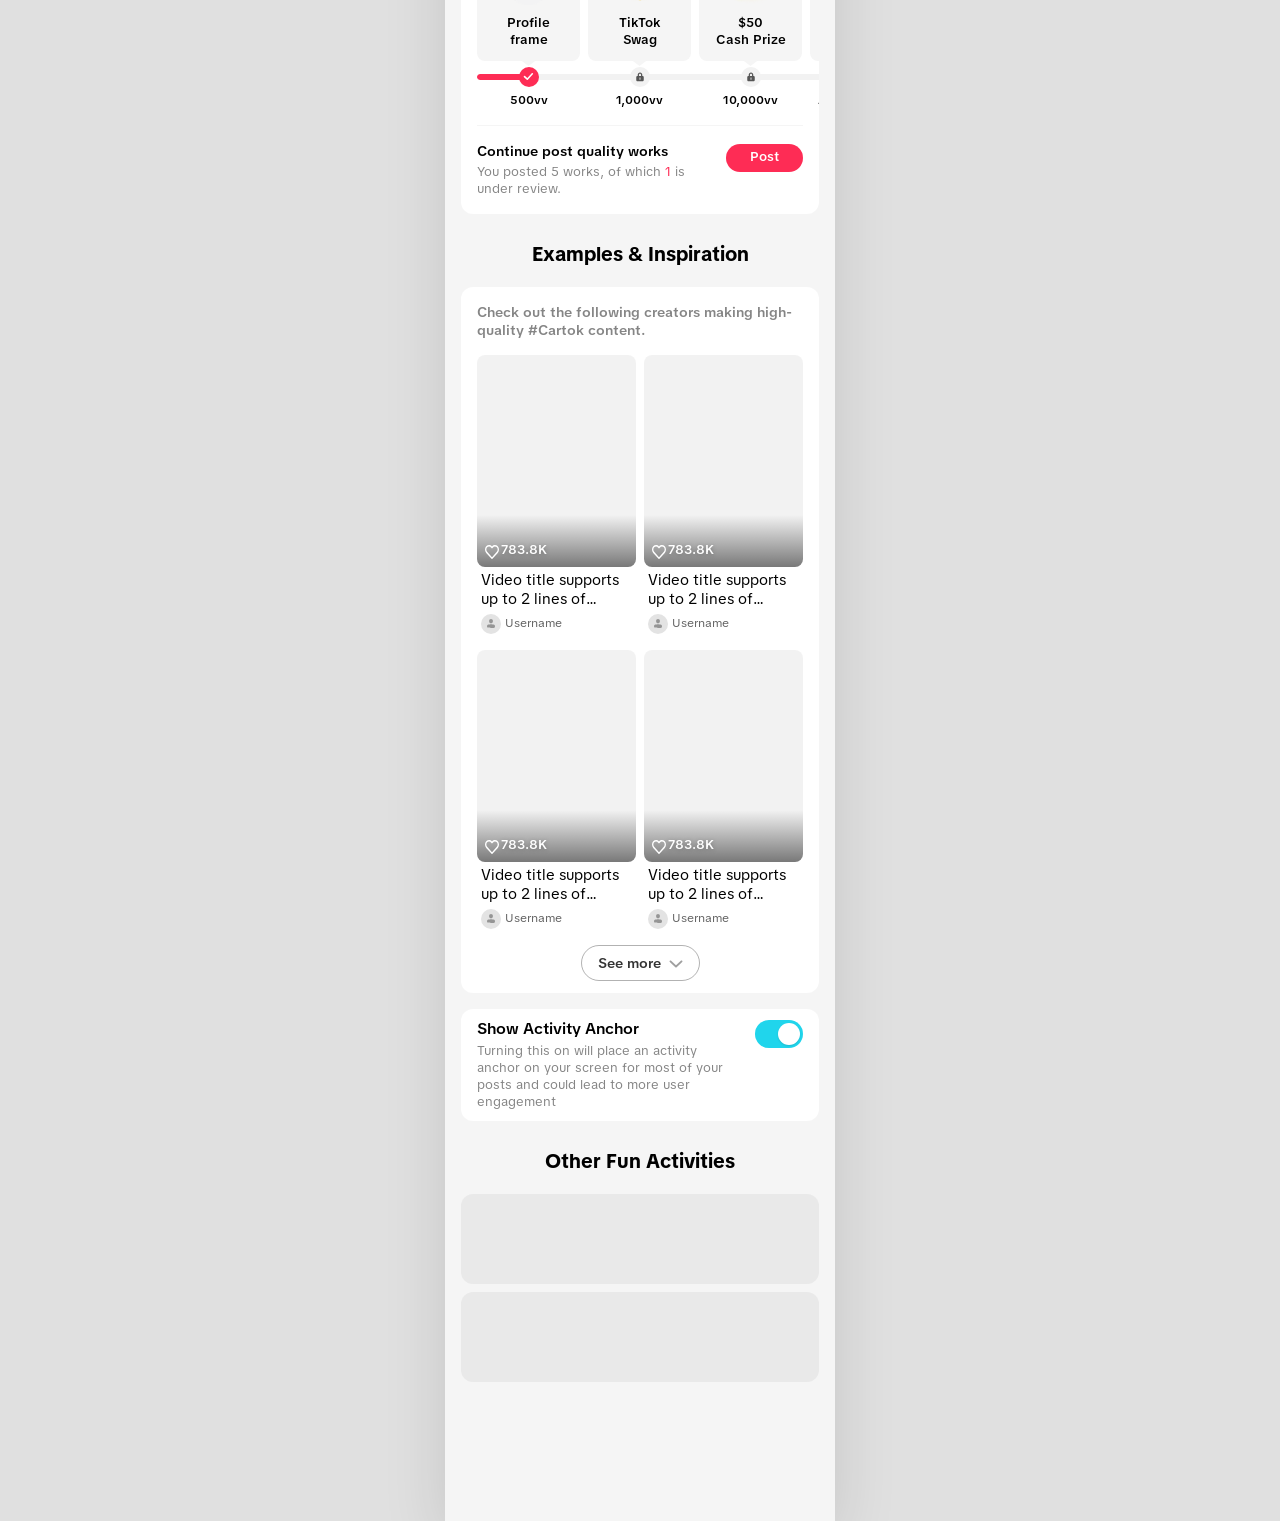
<file: template-03-collect-tier-reward.html>
<!doctype html>
<html lang="en">
  <head>
    <meta charset="utf-8" />
    <meta name="viewport" content="width=device-width, initial-scale=1" />
    <title>模板_3 · 阶梯奖励</title>
    <link rel="stylesheet" href="./styles.css?v=20260625-collect-variants" />
  </head>
  <body>
    <div
      id="app"
      data-template="5737"
      data-collect-variant="tier-reward"
      aria-live="polite"
    ></div>
    <script src="./i18n.en.js"></script>
    <script src="./content.js"></script>
    <script src="./script.js?v=20260625-collect-variants"></script>
  </body>
</html>
</file>
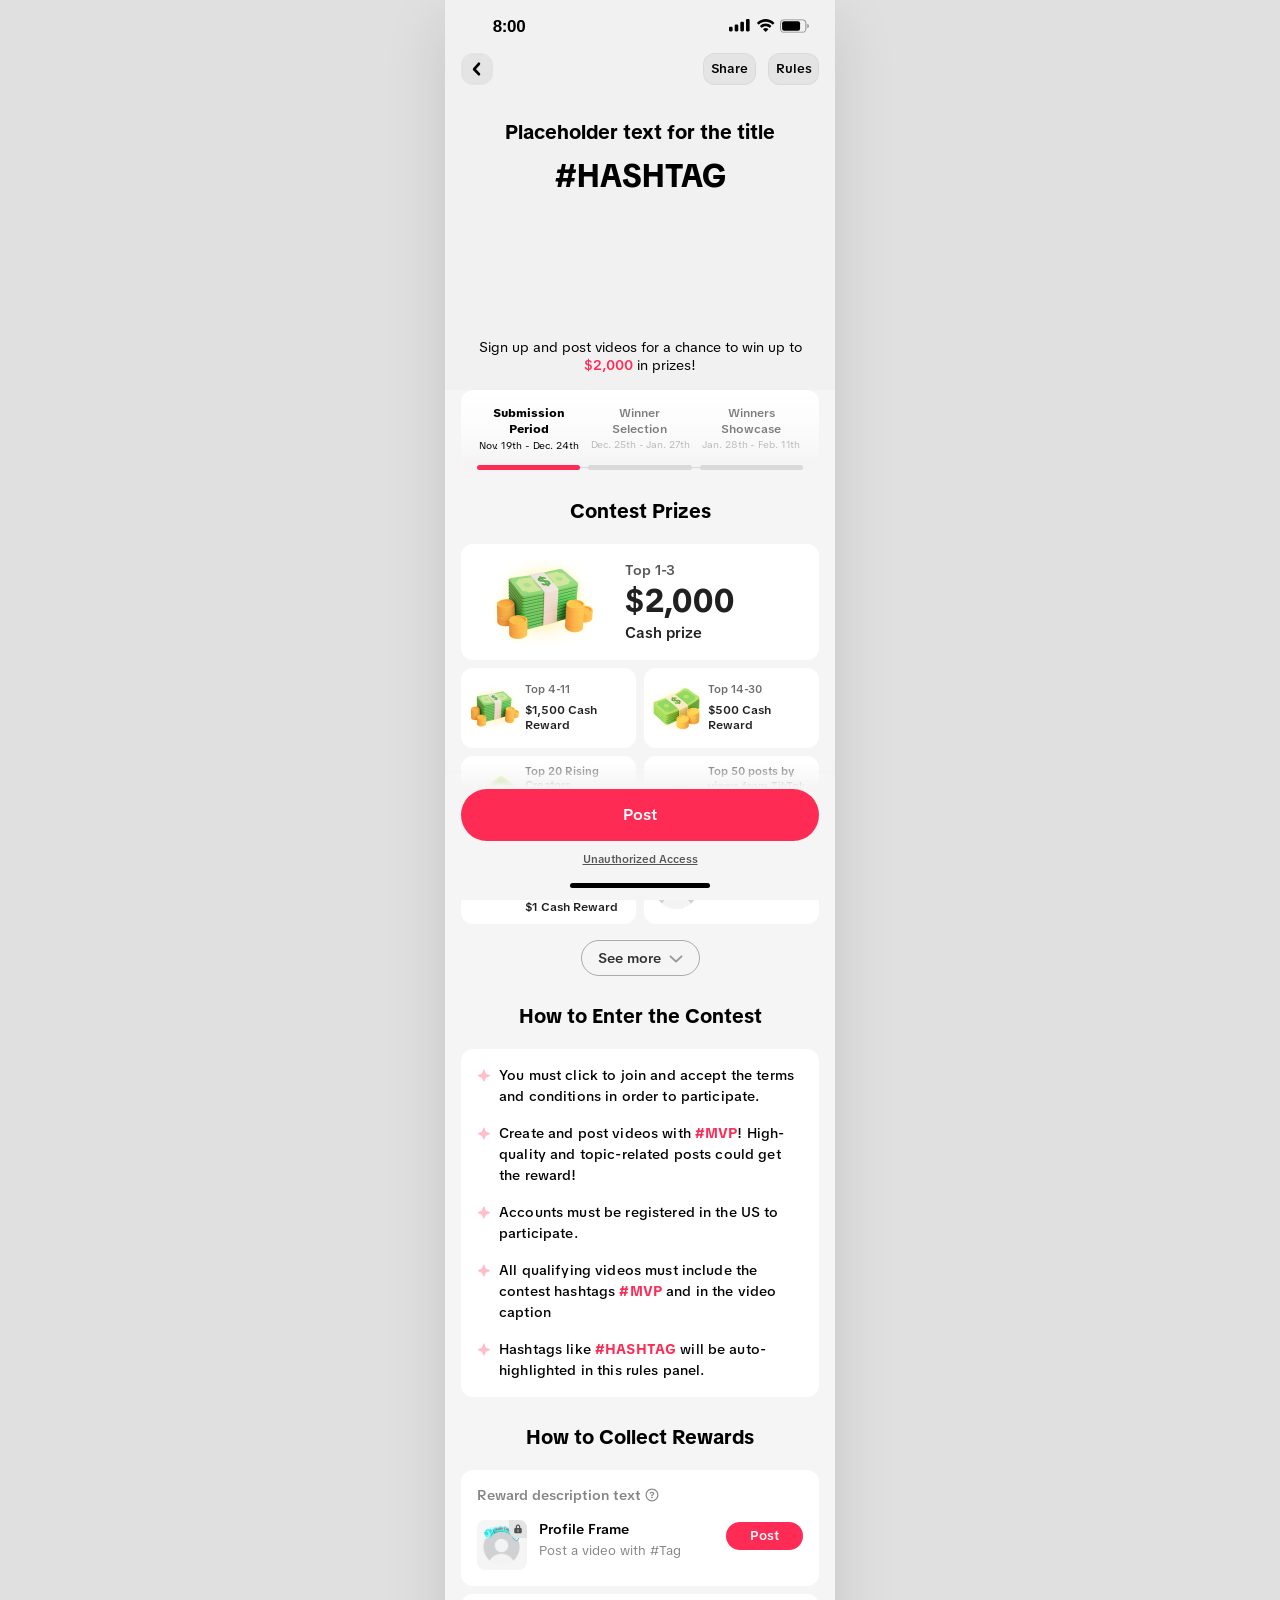
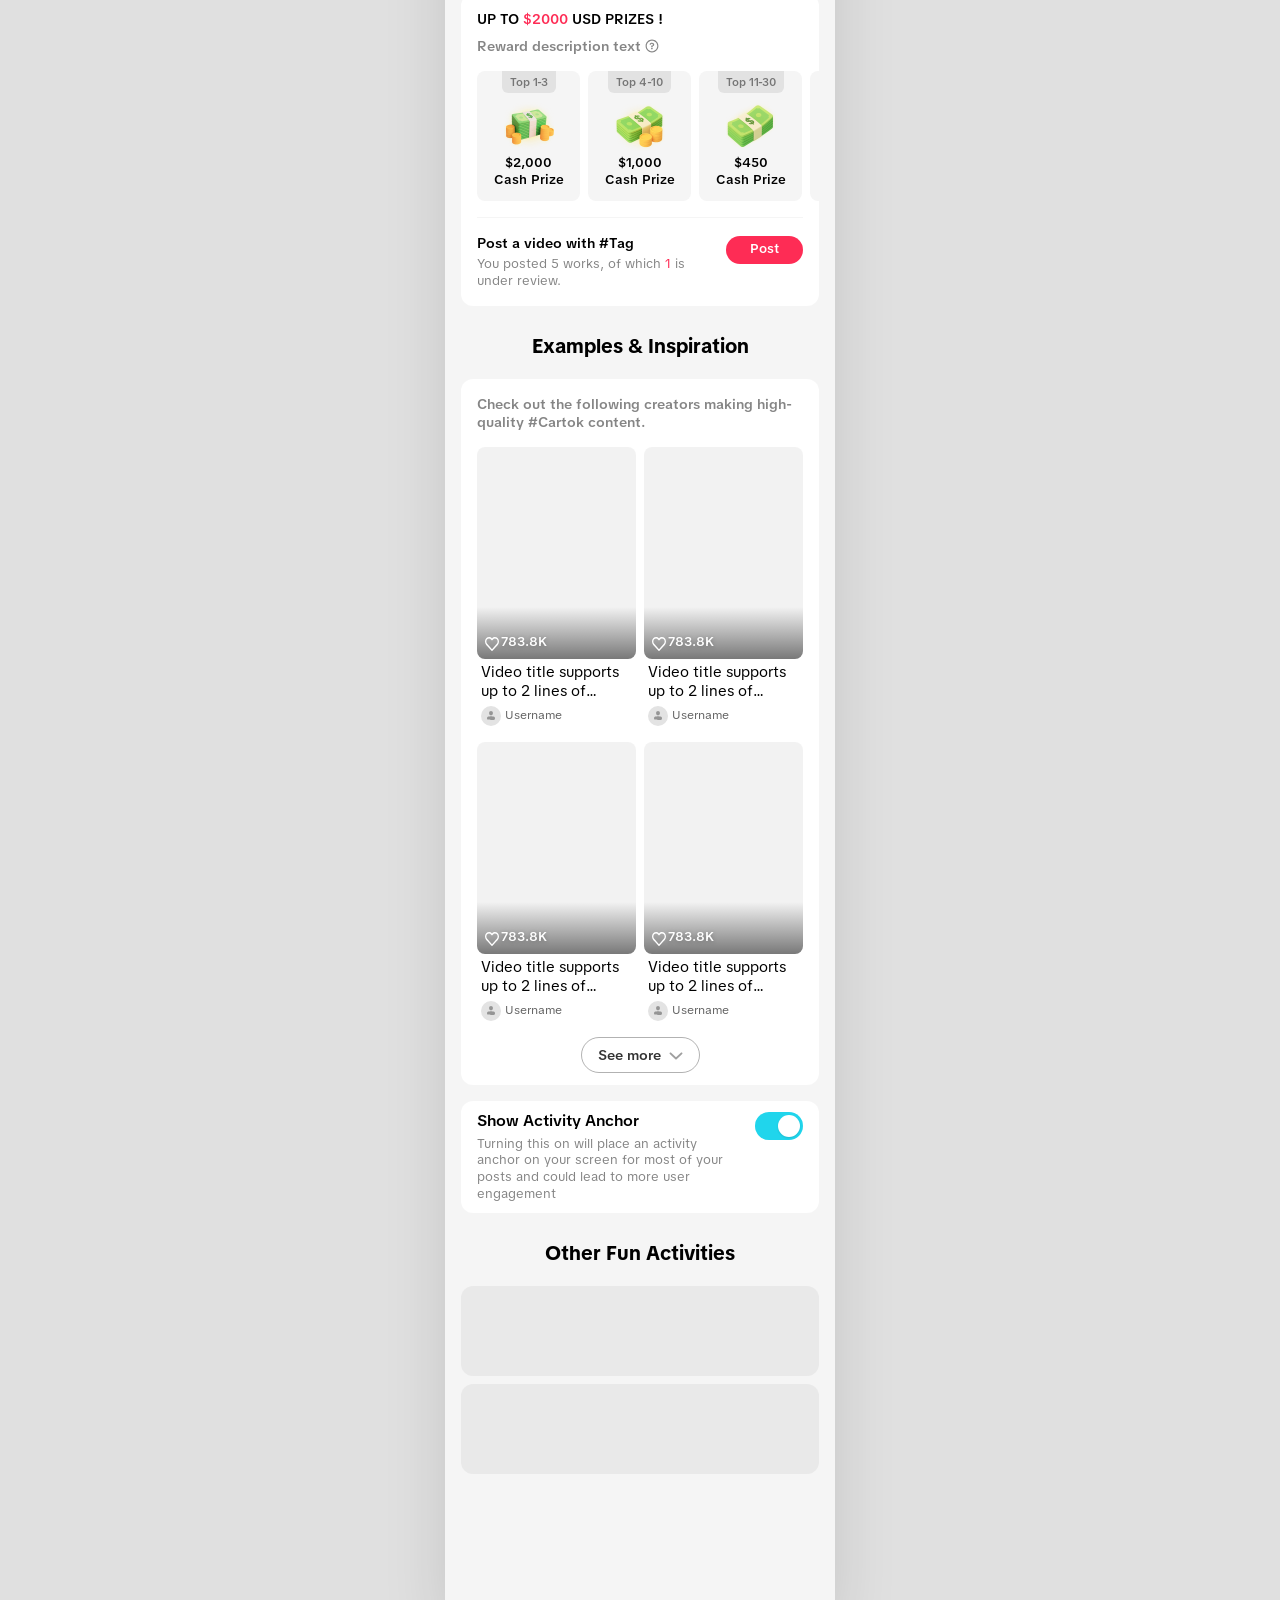
<file: template-03-collect.html>
<!doctype html>
<html lang="en">
  <head>
    <meta charset="utf-8" />
    <meta name="viewport" content="width=device-width, initial-scale=1" />
    <title>模板_3</title>
    <link rel="stylesheet" href="./styles.css?v=20260625-crp-states-v9" />
  </head>
  <body>
    <div id="app" data-template="5737" aria-live="polite"></div>
    <script src="./i18n.en.js"></script>
    <script src="./content.js"></script>
    <script src="./script.js?v=20260625-crp-states-v9"></script>
  </body>
</html>
</file>
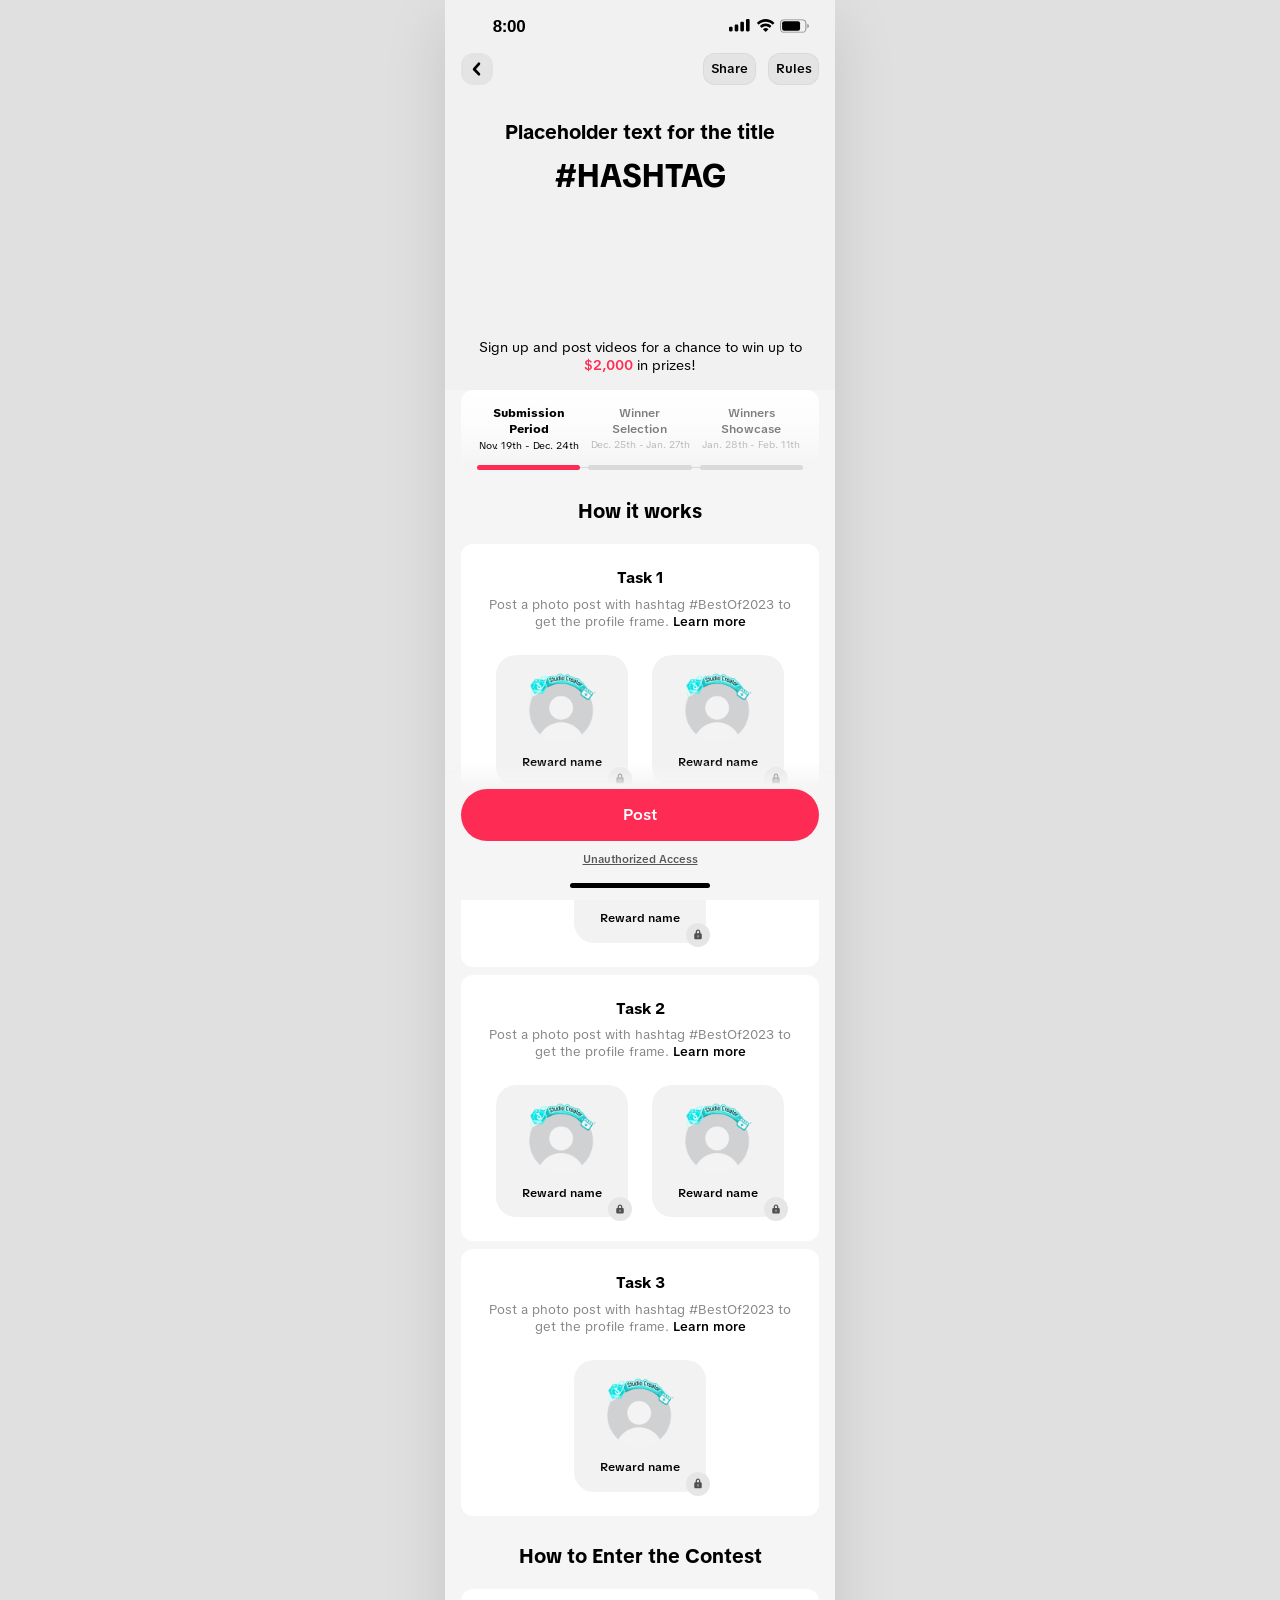
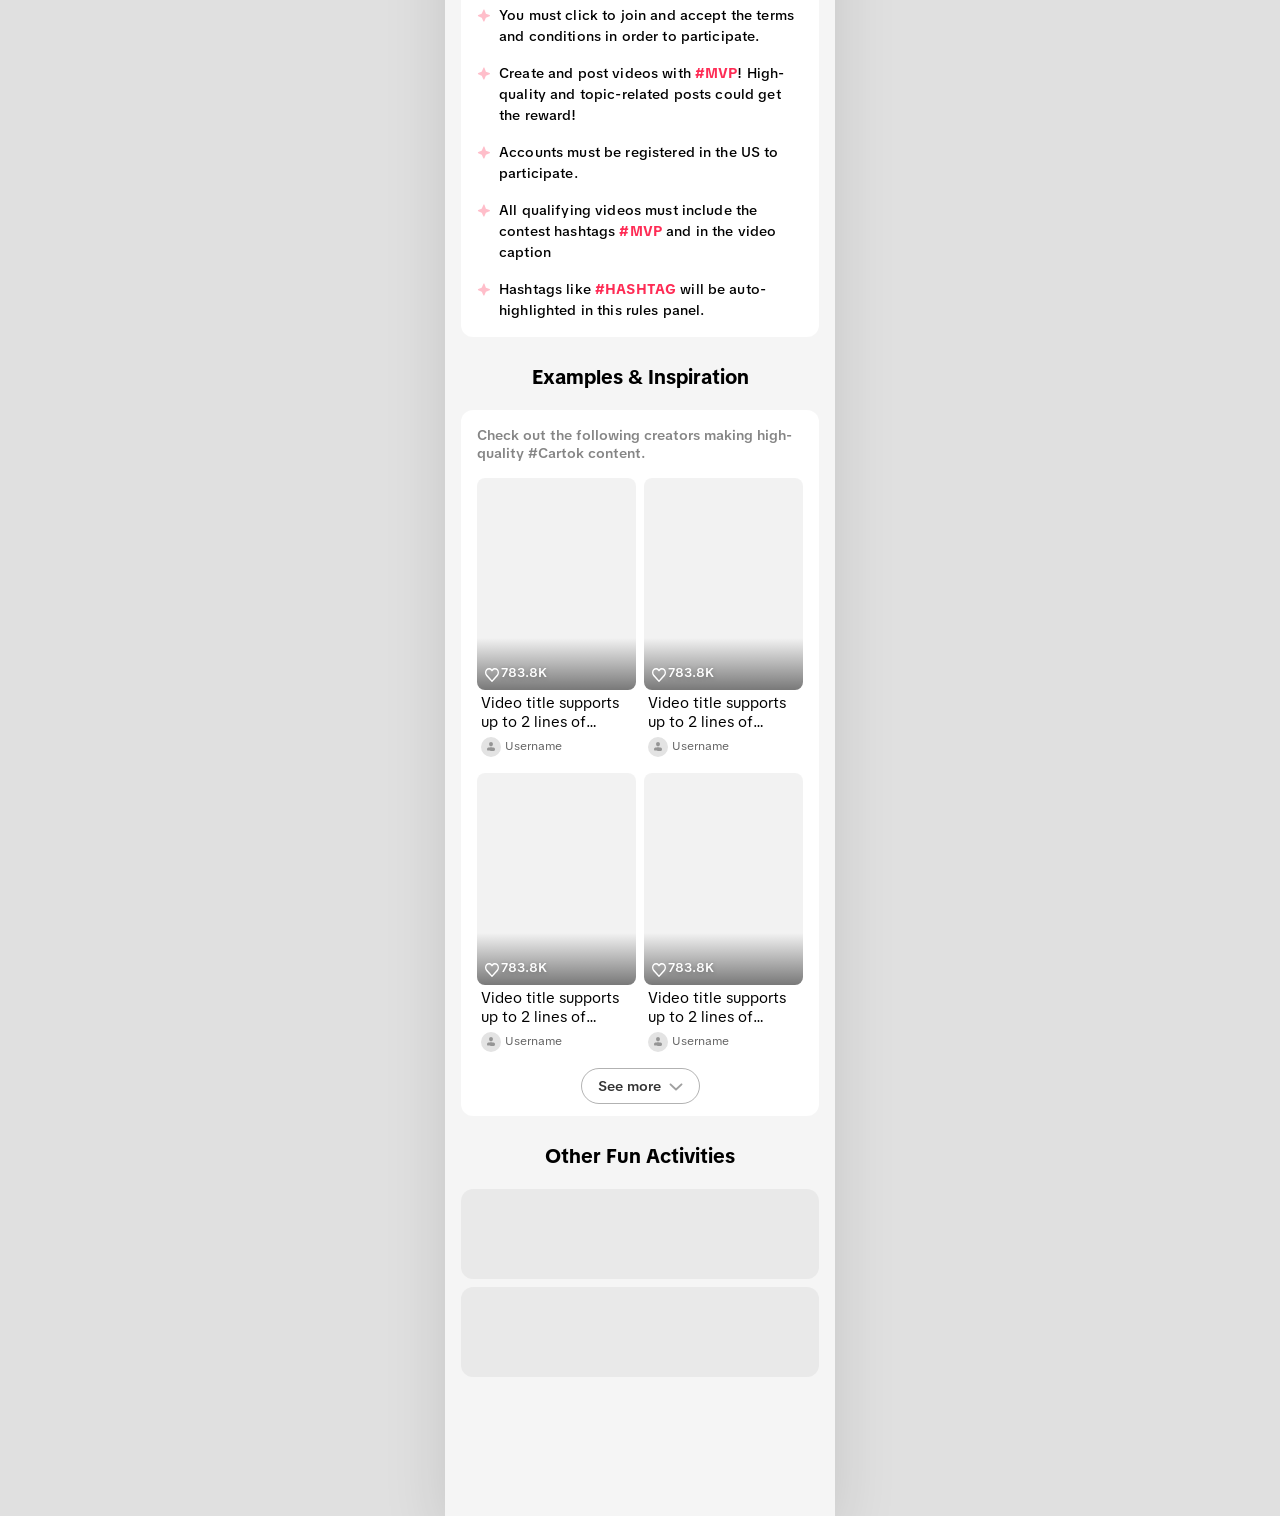
<file: template-04-how-it-works.html>
<!doctype html>
<html lang="en">
  <head>
    <meta charset="utf-8" />
    <meta name="viewport" content="width=device-width, initial-scale=1" />
    <title>模板_4</title>
    <link rel="stylesheet" href="./styles.css?v=20260625-crp-states-v9" />
  </head>
  <body>
    <div id="app" data-template="6222" aria-live="polite"></div>
    <script src="./i18n.en.js"></script>
    <script src="./content.js"></script>
    <script src="./script.js?v=20260625-crp-states-v9"></script>
  </body>
</html>
</file>
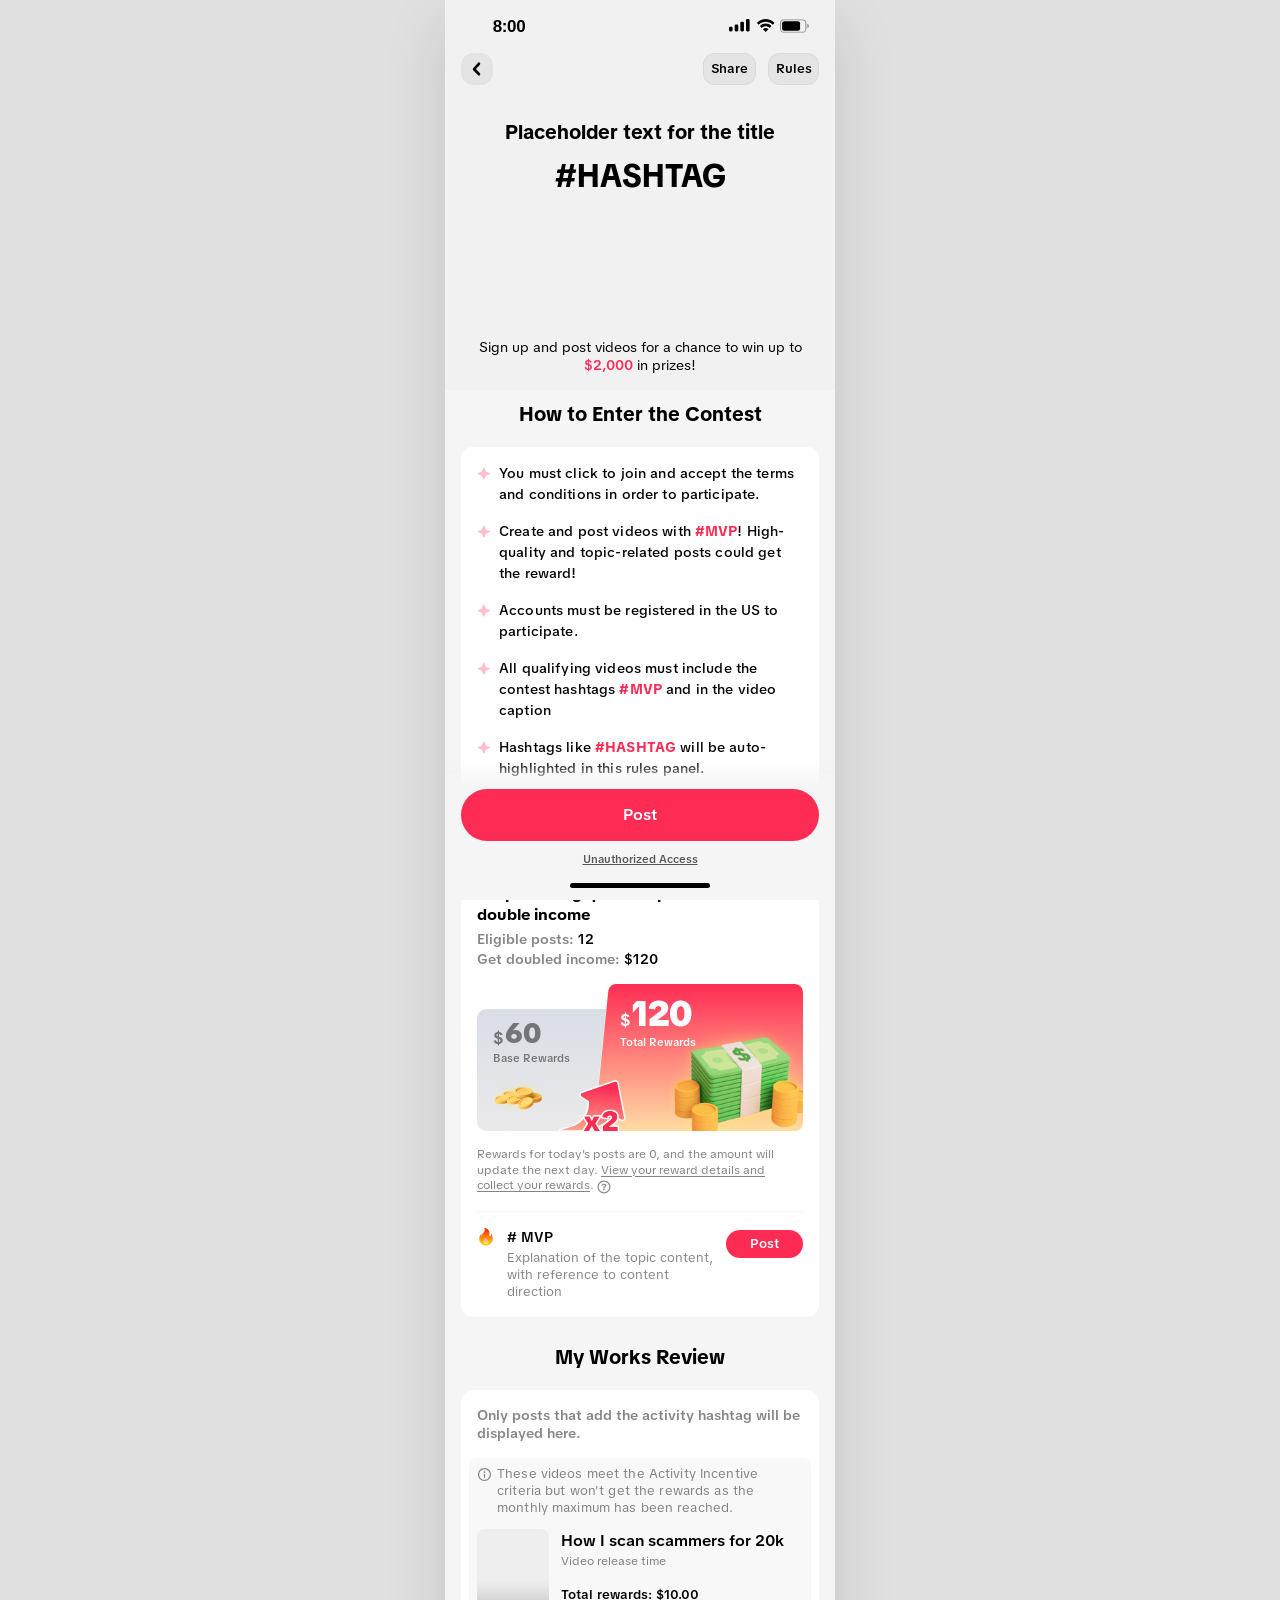
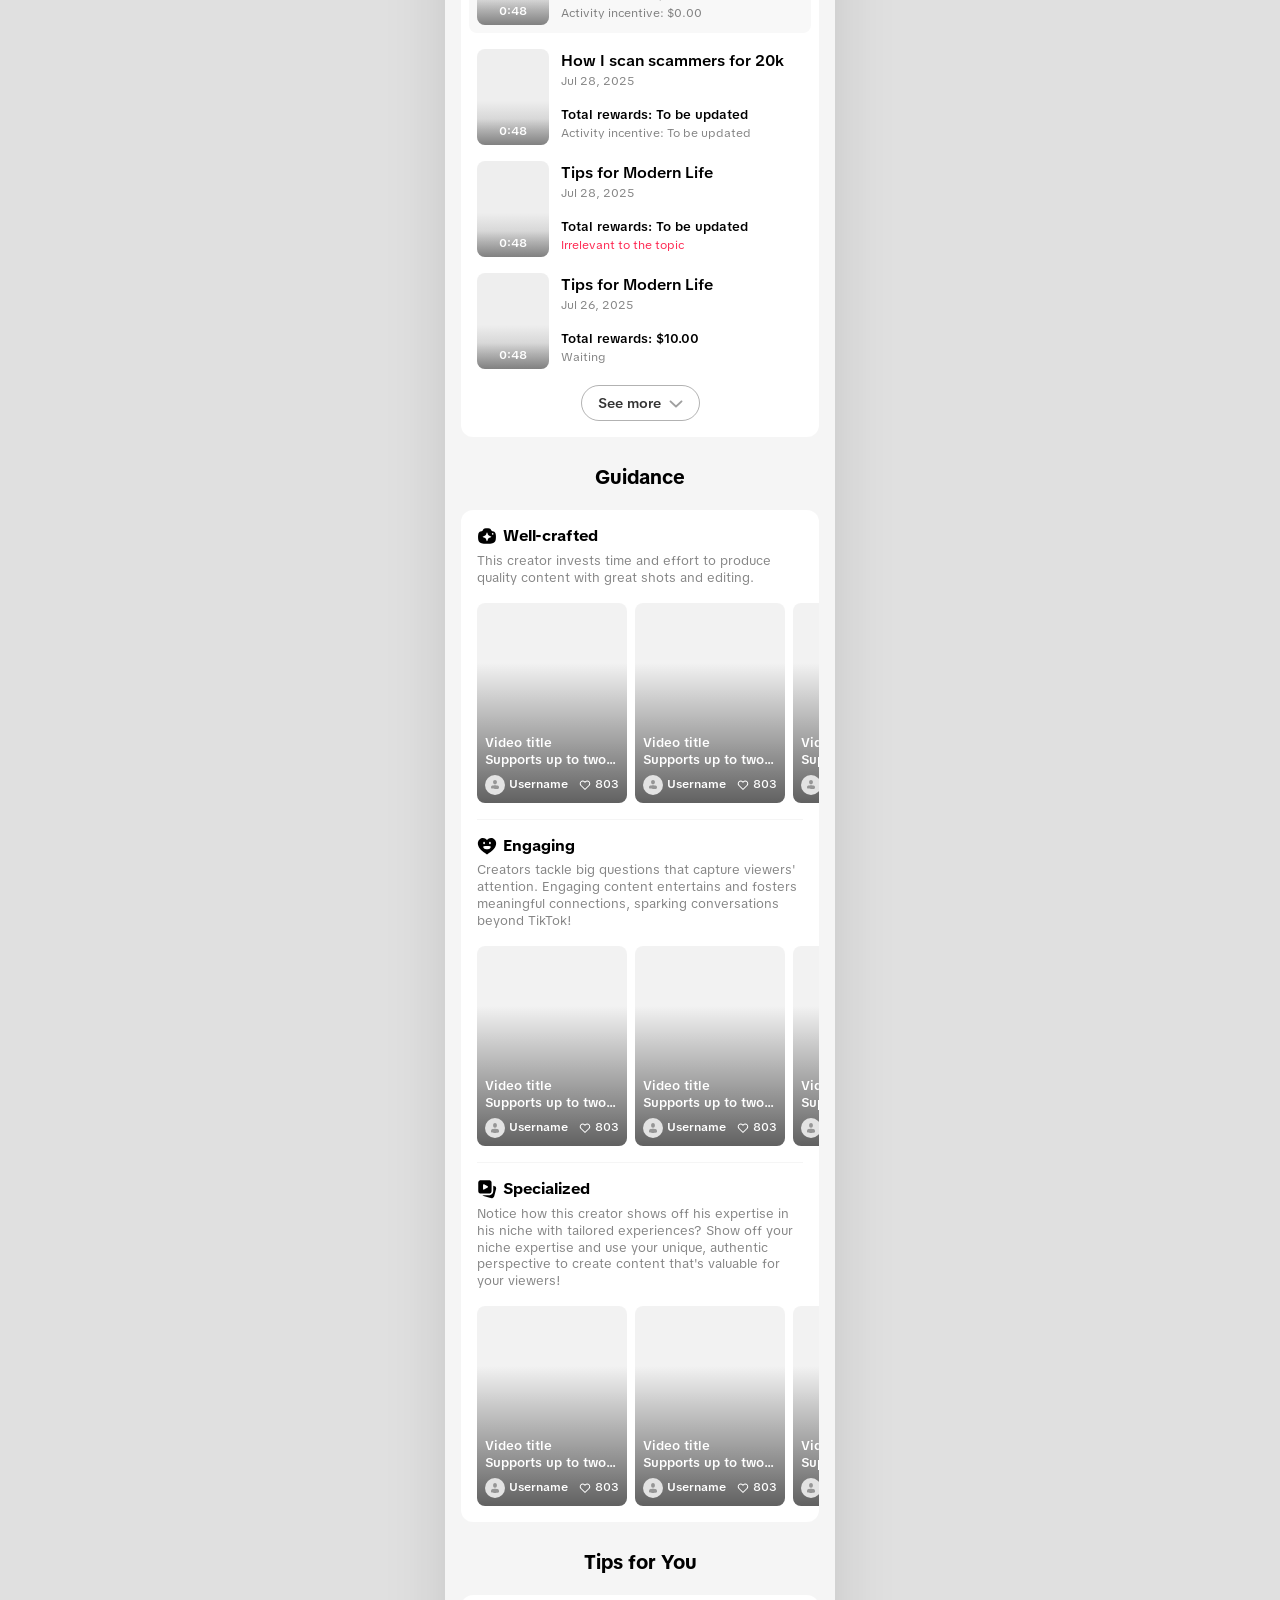
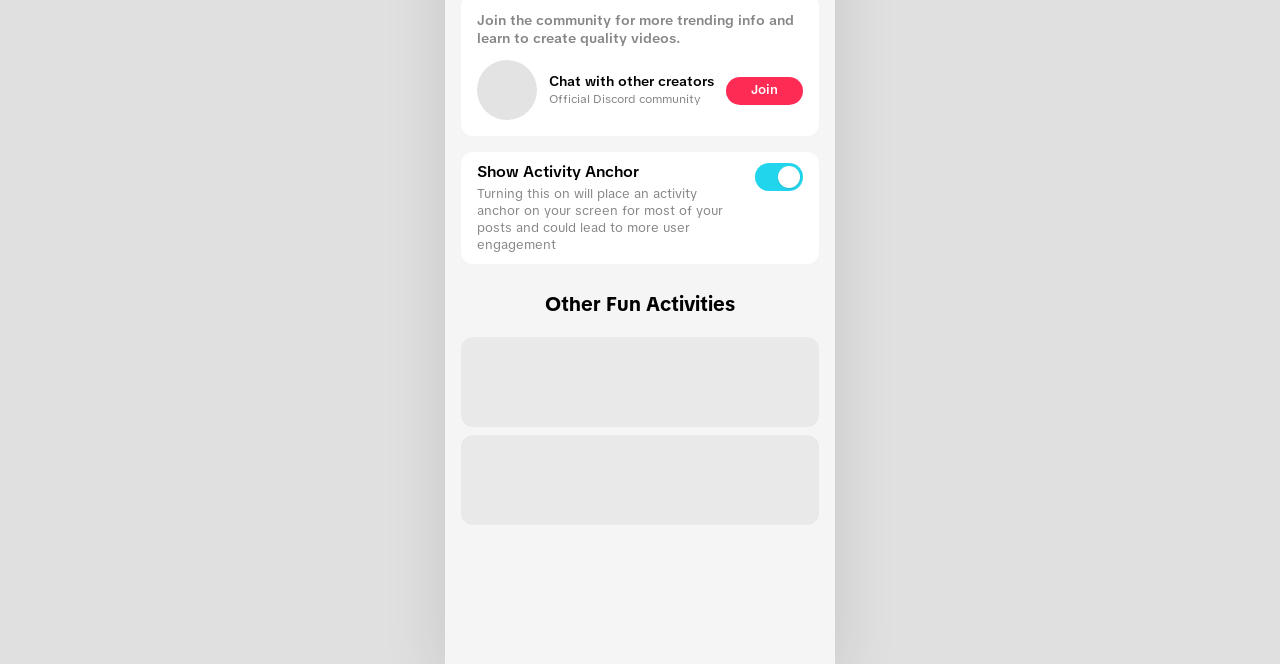
<file: template-05-crp-review.html>
<!doctype html>
<html lang="en">
  <head>
    <meta charset="utf-8" />
    <meta name="viewport" content="width=device-width, initial-scale=1" />
    <title>模板_5</title>
    <link rel="stylesheet" href="./styles.css?v=20260625-crp-states-v9" />
  </head>
  <body>
    <div id="app" data-template="3425" aria-live="polite"></div>
    <script src="./i18n.en.js"></script>
    <script src="./content.js"></script>
    <script src="./script.js?v=20260625-crp-states-v9"></script>
  </body>
</html>
</file>
<file: styles.css>
@font-face {
  font-family: "TikTok Sans";
  src: url("./assets/fonts/TikTokSans-VF.woff2") format("woff2-variations");
  font-weight: 100 900;
  font-stretch: 75% 125%;
  font-style: normal;
  font-display: swap;
}

:root {
  --page-bg: #f5f5f5;
  --kv-bg: #f1f1f1;
  --card-bg: #ffffff;
  --text-1: #000000;
  --text-display: #202020;
  --text-2: #000000a6;
  --text-3: #0000007a;
  --placeholder: #00000057;
  --neutral-2: #0000002b;
  --neutral-3: #0000001f;
  --neutral-4: #0000000d;
  --primary: #fe2c55;
  --secondary: #20d5ec;
  --font: "TikTok Sans", -apple-system, BlinkMacSystemFont, "Segoe UI", sans-serif;
}

* {
  box-sizing: border-box;
}

[hidden] {
  display: none !important;
}

html,
body {
  margin: 0;
  min-height: 100%;
}

body {
  background: #e0e0e0;
  color: var(--text-1);
  display: flex;
  font-family: var(--font);
  font-optical-sizing: auto;
  -webkit-font-smoothing: antialiased;
  -moz-osx-font-smoothing: grayscale;
  justify-content: center;
  padding: 0 !important;
}

button,
a {
  color: inherit;
  font: inherit;
}

button {
  border: 0;
  cursor: pointer;
}

.page-shell {
  background: var(--page-bg);
  min-height: 100vh;
  overflow: hidden;
  position: relative;
  width: min(100vw, 390px);
}

.kv {
  background: var(--kv-bg);
  display: flex;
  flex-direction: column;
  height: 390px;
  position: relative;
}

.kv-content {
  align-items: center;
  display: flex;
  flex: 1;
  flex-direction: column;
  gap: 16px;
  padding: 120px 16px 16px;
  text-align: center;
  width: 100%;
  word-break: break-word;
}

.kv-title {
  align-items: flex-start;
  display: flex;
  flex: 1 0 0;
  flex-direction: column;
  gap: 12px;
  min-height: 0;
  width: 100%;
}

.kv-title p,
.kv-title h1,
.kv-description {
  margin: 0;
  width: 100%;
}

.kv-title p {
  font-size: 20px;
  font-variation-settings: "wdth" 100;
  font-weight: 700;
  line-height: 1.25;
}

.kv-title h1 {
  font-size: 32px;
  font-variation-settings: "wdth" 100;
  font-weight: 700;
  line-height: 1.2;
}

.kv-description {
  flex-shrink: 0;
  font-size: 14px;
  font-variation-settings: "wdth" 100;
  font-weight: 400;
  line-height: 1.3;
}

.kv-description strong {
  color: var(--primary);
  font-weight: 600;
}

.navigation-bar {
  display: flex;
  flex-direction: column;
  height: 91px;
  left: 50%;
  position: fixed;
  top: 0;
  transform: translateX(-50%);
  width: min(100vw, 390px);
  z-index: 10;
}

.navigation-bar-veil {
  inset: 0;
  pointer-events: none;
  position: absolute;
  transition: background-color 160ms ease;
  z-index: 0;
}

.navigation-bar.is-scrolled .navigation-bar-veil {
  background: #f5f5f5;
}

.mock-status-bar {
  flex: 0 0 47px;
  font-family: "SF Pro Text", -apple-system, BlinkMacSystemFont, sans-serif;
  font-size: 17px;
  font-weight: 600;
  height: 47px;
  line-height: 22px;
  pointer-events: none;
  position: relative;
  width: 390px;
  z-index: 1;
}

.mock-status-time {
  display: block;
  left: 35px;
  letter-spacing: -0.408px;
  position: absolute;
  text-align: center;
  top: 16px;
  width: 58px;
}

.mock-status-icons {
  height: 14px;
  left: 284px;
  position: absolute;
  top: 19px;
  width: 80.432px;
}

.status-signal,
.status-connection,
.status-battery {
  display: block;
  position: absolute;
}

.status-signal {
  height: 12.798px;
  left: 0;
  top: 0.202px;
  width: 21.298px;
}

.status-connection {
  left: 28px;
  top: 0;
  height: 13px;
  width: 17.68px;
}

.status-battery {
  left: 51px;
  top: 0;
  height: 14px;
  width: 29.432px;
}

.top-nav {
  align-items: center;
  display: flex;
  flex: 0 0 44px;
  height: 44px;
  justify-content: space-between;
  padding: 6px 16px;
  position: relative;
  width: 100%;
  z-index: 1;
}

.nav-back,
.top-nav button {
  height: 32px;
}

.nav-back {
  background: url("./assets/icon-back.svg") center / contain no-repeat;
  border: 0.5px solid var(--neutral-4);
  border-radius: 12px;
  padding: 0;
  width: 32px;
}

.nav-actions {
  display: flex;
  gap: 12px;
}

.top-nav button:not(.nav-back) {
  align-items: center;
  background: var(--neutral-4);
  border: 0.5px solid var(--neutral-4);
  border-radius: 12px;
  display: flex;
  font-size: 13px;
  font-weight: 600;
  justify-content: center;
  line-height: 1.3;
  padding: 0 8px;
  text-align: center;
  white-space: nowrap;
}

.nav-actions button:first-child {
  width: 53px;
}

.nav-actions button:nth-child(2) {
  width: 51px;
}

.slot {
  background: var(--page-bg);
  display: flex;
  flex-direction: column;
  min-height: 0;
  padding-bottom: 139px;
}

.timeline {
  --timeline-gap: 8px;

  background:
    linear-gradient(180deg, #ffffff 0%, #ffffff 48%, #fbfbfb 100%),
    linear-gradient(90deg, #ffffff 0%, #f8f8f8 100%);
  border-radius: 12px;
  box-shadow: inset 0 0 0 1px #ffffff99;
  height: 81px;
  margin: 0 16px;
  padding: 16px 16px 0;
  position: relative;
  width: 358px;
}

.timeline::before {
  background: linear-gradient(180deg, #ffffff00 0%, #00000008 100%);
  border-radius: inherit;
  bottom: 0;
  content: "";
  left: 0;
  pointer-events: none;
  position: absolute;
  right: 0;
  top: 0;
}

.timeline-labels {
  display: grid;
  column-gap: var(--timeline-gap);
  grid-template-columns: repeat(3, minmax(0, 1fr));
  position: relative;
  text-align: center;
  z-index: 1;
}

.timeline-labels > div {
  min-width: 0;
}

.timeline-labels strong {
  color: #00000080;
  display: block;
  font-size: 12px;
  font-weight: 600;
  line-height: 1.3;
}

.timeline-labels span {
  color: #00000040;
  display: block;
  font-size: 10px;
  font-weight: 400;
  letter-spacing: -0.1px;
  line-height: 1.3;
  margin-top: 1px;
  white-space: nowrap;
}

.timeline-labels .is-active strong {
  color: var(--text-1);
  font-weight: 800;
}

.timeline-labels .is-active span {
  color: var(--text-1);
  line-height: 1.5;
}

.timeline-track {
  border-radius: 999px;
  display: grid;
  gap: var(--timeline-gap);
  grid-template-columns: repeat(3, minmax(0, 1fr));
  height: 5px;
  margin-top: 12px;
  overflow: visible;
  position: relative;
  z-index: 1;
}

.timeline-track::before {
  background: #d9d9d9;
  border-radius: 4px;
  content: "";
  height: 1px;
  left: 0;
  position: absolute;
  right: 0;
  top: 2px;
}

.timeline-track span {
  background: #d9d9d9;
  border-radius: 4px;
  display: block;
  height: 100%;
  min-width: 1px;
  position: relative;
  z-index: 1;
}

.timeline-track span:first-child {
  background: var(--primary);
}

.floor {
  margin-top: 16px;
}

.slot > .floor:first-child {
  margin-top: 0;
}

.floor-title {
  align-items: center;
  color: var(--text-1);
  display: flex;
  font-size: 20px;
  font-weight: 700;
  height: 49px;
  justify-content: center;
  line-height: 1.25;
  margin: 0;
  text-align: center;
}

.prizes-stack {
  display: flex;
  flex-direction: column;
  gap: 16px;
  margin: 8px 16px 0;
  position: relative;
  width: 358px;
}

.prize-toggle {
  bottom: 0;
  cursor: pointer;
  height: 34px;
  left: 50%;
  opacity: 0;
  position: absolute;
  transform: translateX(-50%);
  width: 118px;
  z-index: 2;
}

.prize-card {
  background: var(--card-bg);
  border-radius: 12px;
}

.panel,
.activity-anchor,
.activity-card {
  background: var(--card-bg);
  border-radius: 12px;
}

.grand-prize {
  align-items: center;
  display: grid;
  flex: 0 0 358px;
  gap: 32px;
  grid-template-columns: 100px 1fr;
  height: 116px;
  padding: 8px 32px;
  width: 358px;
}

.grand-prize > div:last-child {
  color: var(--text-display);
  display: flex;
  flex-direction: column;
  gap: 4px;
  height: 83px;
  justify-content: center;
  min-width: 0;
}

.grand-prize strong {
  display: block;
  font-size: 32px;
  font-weight: 700;
  line-height: 1.2;
  margin: 0;
  max-width: 162px;
  overflow: hidden;
  text-overflow: ellipsis;
  white-space: nowrap;
}

.grand-prize span {
  display: block;
  font-size: 15px;
  font-weight: 600;
  line-height: 1.3;
  max-height: 38px;
  overflow: hidden;
  text-overflow: ellipsis;
}

.grand-prize .prize-rank {
  color: var(--text-display);
  font-size: 14px;
  font-weight: 600;
  max-height: 36px;
  opacity: 0.75;
}

.prize-wrap {
  align-content: flex-start;
  display: flex;
  flex-wrap: wrap;
  gap: 8px;
  overflow: clip;
  width: 358px;
}

.prize-toggle:not(:checked) ~ .prize-wrap .is-extra-prize {
  display: none !important;
}

.mini-prize {
  align-items: center;
  display: grid;
  gap: 6px;
  grid-template-columns: 50px 1fr;
  height: 80px;
  padding: 8px;
  width: 175px;
}

.mini-prize p {
  display: flex;
  flex-direction: column;
  gap: 6px;
  justify-content: center;
  margin: 0;
  min-width: 0;
}

.mini-prize span {
  display: block;
  font-size: 11px;
  line-height: 1.3;
  max-height: 42px;
  overflow: hidden;
  text-overflow: ellipsis;
}

.mini-prize strong {
  display: block;
  font-size: 12px;
  line-height: 1.3;
  max-height: 32px;
  overflow: hidden;
  text-overflow: ellipsis;
}

.mini-prize span {
  color: var(--text-display);
  font-weight: 600;
  opacity: 0.65;
}

.mini-prize strong {
  color: var(--text-display);
  font-weight: 600;
}

.reward-art {
  align-items: center;
  background: var(--neutral-4);
  border-radius: 8px;
  display: flex;
  justify-content: center;
  overflow: hidden;
  position: relative;
}

.reward-art::before {
  content: none;
}

.reward-art.has-img {
  background: none;
}

.reward-art > img {
  display: block;
  height: 100%;
  object-fit: contain;
  width: 100%;
}

.reward-art > span,
.reward-art::after {
  display: none;
}

.cash-large {
  height: 100px;
  width: 100px;
}

.mini-prize .reward-art,
.cash-small,
.coins,
.coins-flat,
.voucher,
.frame-badge {
  height: 50px;
  width: 50px;
}

.see-more {
  align-items: center;
  background: transparent;
  border: 1px solid rgba(0, 0, 0, 0.3);
  border-radius: 49.5px;
  cursor: pointer;
  display: flex;
  gap: 8px;
  justify-content: center;
  flex: none;
  align-self: center;
  margin: 0 auto;
  min-height: 36px;
  min-width: 0;
  padding: 8px 16px;
}

.prize-toggle:not(:checked) ~ .see-more .less-label,
.prize-toggle:checked ~ .see-more .more-label,
.campaign-toggle:not(:checked) ~ .see-more .less-label,
.campaign-toggle:checked ~ .see-more .more-label,
.campaign-toggle:not(:checked) ~ .campaign-panel .see-more .less-label,
.campaign-toggle:checked ~ .campaign-panel .see-more .more-label {
  display: none;
}

.see-more span {
  color: rgba(0, 0, 0, 0.8);
  font-size: 14px;
  font-weight: 600;
  line-height: 1.3;
  max-width: 272px;
  overflow: hidden;
  text-align: center;
  text-overflow: ellipsis;
  white-space: nowrap;
}

.see-more i {
  background: url("./assets/icon-chevron-right.svg") center / contain no-repeat;
  flex: 0 0 14px;
  height: 14px;
  transform: rotate(90deg);
  width: 14px;
}

.see-more.is-expanded i {
  transform: rotate(-90deg);
}

.prize-toggle:checked ~ .see-more i,
.campaign-toggle:checked ~ .see-more i,
.campaign-toggle:checked ~ .campaign-panel .see-more i {
  transform: rotate(-90deg);
}

.rules-panel {
  height: auto;
  margin: 8px 16px 0;
  padding: 16px;
  width: 358px;
}

.rules-panel p {
  display: flex;
  align-items: flex-start;
  font-size: 14px;
  font-weight: 500;
  gap: 8px;
  letter-spacing: 0.14px;
  line-height: 1.5;
  margin: 0 0 16px;
}

.rules-panel p:last-child {
  margin-bottom: 0;
}

.rules-panel i {
  background: url("./assets/icon-rule-star.svg") center / contain no-repeat;
  display: inline-block;
  flex: 0 0 auto;
  height: 21px;
  width: 14px;
}

.rules-panel p > span {
  display: block;
  min-width: 0;
}

.rules-panel strong {
  color: var(--primary);
  font-weight: 700;
}

.campaign-panel,
.collect-panel,
.review-panel,
.guidance-panel,
.tips-panel {
  display: flex;
  flex-direction: column;
  gap: 16px;
  margin: 8px 16px 0;
  overflow: hidden;
  padding: 16px;
  width: 358px;
}

.campaign-panel {
  gap: 24px;
  margin: 0 16px;
  position: relative;
}

.campaign-shell {
  display: flex;
  flex-direction: column;
  gap: 8px;
  margin-top: 8px;
  position: relative;
  width: 100%;
}

.chip-row {
  align-items: flex-start;
  display: flex;
  gap: 8px;
  margin: 0;
  overflow-x: auto;
  overflow-y: hidden;
  padding: 0 16px 6px;
  scroll-behavior: smooth;
  scrollbar-width: none;
  white-space: nowrap;
  -webkit-overflow-scrolling: touch;
}

.chip-row::-webkit-scrollbar {
  display: none;
}

.chip-row button {
  align-items: center;
  background: rgba(0, 0, 0, 0.12);
  border-radius: 8px;
  color: rgba(0, 0, 0, 0.65);
  display: flex;
  flex: 0 0 auto;
  font-size: 13px;
  font-weight: 600;
  height: 49px;
  justify-content: center;
  line-height: 1.3;
  max-width: 219px;
  min-width: 0;
  overflow: visible;
  padding: 16px;
  position: relative;
  text-overflow: ellipsis;
  white-space: nowrap;
}

.chip-row button[aria-selected="true"] {
  background: #ffffff;
  color: var(--text-1);
}

.chip-row button[aria-selected="true"]::after {
  background: url("./assets/tab-indicator.svg") center / 100% 100% no-repeat;
  bottom: -6px;
  content: "";
  height: 6px;
  left: 50%;
  position: absolute;
  transform: translateX(-50%);
  width: 76px;
}

.campaign-note {
  padding-bottom: 0;
}

.campaign-note strong,
.collect-highlight-title {
  color: var(--text-1);
  display: block;
  font-size: 14px;
  font-weight: 600;
  line-height: 1.3;
  margin: 0 0 4px;
}

.collect-highlight-title span,
.text-primary {
  color: var(--primary);
}

.collect-highlight-title + .panel-copy {
  margin-top: -12px;
}

.campaign-note strong {
  align-items: center;
  display: flex;
  gap: 6px;
}

.campaign-note strong i {
  background: url("./assets/icon-campaign-topic.svg") center / contain no-repeat;
  display: block;
  flex: 0 0 18px;
  height: 21px;
  width: 18px;
}

.campaign-note strong span {
  display: block;
  min-width: 0;
}

.campaign-note p,
.reward-task p,
.how-work-card p,
.review-item p,
.guidance-block p,
.follower-card p {
  color: var(--text-3);
  font-size: 13px;
  font-weight: 400;
  line-height: 1.3;
  margin: 0;
}

.reward-task-list {
  display: flex;
  flex-direction: column;
  gap: 16px;
}

.campaign-toggle {
  height: 1px;
  opacity: 0;
  pointer-events: none;
  position: absolute;
  width: 1px;
}

.campaign-toggle:not(:checked) ~ .reward-task-list .is-extra-task,
.campaign-toggle:not(:checked) ~ .campaign-panel .reward-task-list .is-extra-task {
  display: none;
}

.reward-task {
  align-items: flex-start;
  display: flex;
  gap: 12px;
  min-height: 56px;
  width: 326px;
}

.reward-task > i {
  background: url("./assets/icon-rule-star.svg") center / contain no-repeat;
  flex: 0 0 auto;
  height: 21px;
  width: 14px;
}

.campaign-panel .reward-task-list {
  gap: 0;
}

.campaign-panel .reward-task {
  border-bottom: 1px solid var(--neutral-4);
  min-height: 0;
  padding: 0 0 12px;
}

.campaign-panel .reward-task + .reward-task {
  padding-top: 12px;
}

.campaign-panel .reward-task-list .reward-task:last-child {
  border-bottom: 0;
  padding-bottom: 0;
}

.campaign-toggle:not(:checked) ~ .campaign-panel .reward-task-list .reward-task:nth-of-type(5) {
  border-bottom: 0;
  padding-bottom: 0;
}

.campaign-panel .reward-task > i {
  background-image: url("./assets/icon-campaign-fire.png");
  flex-basis: 18px;
  height: 18px;
  width: 18px;
}

.reward-task > div {
  flex: 1 1 auto;
  min-width: 0;
}

.reward-task strong {
  color: var(--text-1);
  display: block;
  font-size: 14px;
  font-weight: 600;
  line-height: 1.3;
  margin-bottom: 4px;
  overflow: hidden;
  text-overflow: ellipsis;
}

.tiny-post {
  background: var(--primary);
  border-radius: 999px;
  color: #ffffff;
  flex: 0 0 auto;
  font-size: 13px;
  font-weight: 600;
  height: 28px;
  line-height: 1.3;
  margin-top: 2px;
  width: 77px;
}

.collect-panel-compact {
  background: transparent;
  border-radius: 0;
  gap: 8px;
  overflow: visible;
  padding: 0;
}

.collect-card {
  background: var(--card-bg);
  border-radius: 12px;
  display: flex;
  flex-direction: column;
  gap: 16px;
  overflow: hidden;
  padding: 16px;
  width: 358px;
}

.collect-card-task,
.collect-card-ranking {
  align-items: stretch;
}

.collect-panel-compact .panel-copy,
.collect-panel-rich .panel-copy {
  height: auto;
  max-width: 326px;
}

.panel-copy.has-help-icon {
  align-items: center;
  display: flex;
  gap: 4px;
}

.panel-copy.has-help-icon i {
  background: url("./assets/icon-question-circle.svg") center / contain no-repeat;
  display: block;
  flex: 0 0 14px;
  height: 14px;
  width: 14px;
}

.collect-divider {
  background: rgba(153, 153, 153, 0.1);
  height: 1px;
  width: 100%;
}

.rank-rewards {
  box-sizing: border-box;
  display: flex;
  gap: 8px;
  margin: 0 -16px;
  overflow-x: auto;
  overflow-y: hidden;
  padding: 0 16px;
  scroll-behavior: smooth;
  scrollbar-width: none;
  width: calc(100% + 32px);
  -webkit-overflow-scrolling: touch;
}

.rank-rewards::-webkit-scrollbar {
  display: none;
}

.rank-rewards article {
  align-items: center;
  background: #f5f5f5;
  border-radius: 8px;
  display: flex;
  flex: 1 0 103px;
  flex-direction: column;
  min-width: 103px;
  min-height: 126px;
  overflow: hidden;
  padding: 0 8px 12px;
  text-align: center;
}

.rank-rewards span {
  color: var(--text-3);
  display: block;
  font-size: 11px;
  font-weight: 600;
  line-height: 1.3;
  margin: 0 0 4px;
  opacity: 1;
  padding: 4px 8px;
  background: rgba(0, 0, 0, 0.08);
  border-radius: 0 0 6px 6px;
}

.rank-rewards .reward-art {
  background: rgba(0, 0, 0, 0.05);
  border-radius: 4px;
  flex: 0 0 auto;
  height: 50px;
  margin: 4px 0;
  width: 50px;
}

.rank-rewards .reward-art.has-img {
  background: none;
}

.rank-rewards .reward-art > img {
  display: block;
  height: 100%;
  object-fit: contain;
  width: 100%;
}

.rank-rewards .has-image-icon::after {
  background: url("./assets/icon-lock-large-fill.svg") center / contain no-repeat;
  content: "";
  display: block;
  height: 28px;
  opacity: 0.35;
  width: 28px;
}

.rank-rewards strong {
  color: var(--text-1);
  display: block;
  flex: 1 1 auto;
  font-size: 13px;
  font-weight: 600;
  line-height: 1.3;
  width: 100%;
}

.crp-summary {
  display: flex;
  flex-direction: column;
  gap: 2px;
  width: 326px;
}

.crp-summary h3 {
  color: var(--text-1);
  font-size: 16px;
  font-weight: 700;
  line-height: 1.3;
  margin: 0 0 2px;
}

.crp-summary p {
  align-items: center;
  display: flex;
  gap: 4px;
  margin: 0;
}

.crp-summary span,
.crp-summary strong {
  font-size: 14px;
  font-weight: 600;
  line-height: 1.3;
}

.crp-summary span {
  color: var(--text-3);
}

.crp-summary strong {
  color: var(--text-1);
}

.crp-summary .text-primary {
  color: var(--primary);
}

.crp-reward-hero {
  align-items: flex-end;
  display: flex;
  height: 147px;
  overflow: hidden;
  position: relative;
  width: 326px;
}

.crp-base-reward {
  background: url("./assets/crp-base-bg.svg") left top / 129.356px 121.999px no-repeat;
  border-radius: 8px 0 0 8px;
  display: flex;
  flex-direction: column;
  gap: 8px;
  height: 122px;
  justify-content: space-between;
  padding: 8px 16px;
  position: relative;
  width: 143px;
  z-index: 1;
}

.crp-base-reward .crp-income {
  align-self: stretch;
}

.crp-base-reward img {
  display: block;
  height: 50px;
  object-fit: contain;
  width: 50px;
}

.crp-double-reward {
  border-radius: 8px;
  color: #ffffff;
  height: 147px;
  overflow: visible;
  padding: 8px 16px 12px 0;
  position: relative;
  width: 183px;
  z-index: 2;
}

.crp-double-reward::before {
  background: url("./assets/crp-double-bg.svg") left top / 209px 147px no-repeat;
  border-radius: 8px;
  content: "";
  height: 147px;
  left: -26px;
  position: absolute;
  top: 0;
  width: 209px;
  z-index: 0;
}

.crp-double-placeholder {
  background: none;
  border-radius: 8px;
  height: 142px;
  left: 49px;
  position: absolute;
  top: 29px;
  width: 142px;
  z-index: 1;
}

.crp-double-placeholder img {
  display: block;
  height: 100%;
  object-fit: contain;
  width: 100%;
}

.crp-income {
  color: var(--text-3);
  display: flex;
  flex-direction: column;
  justify-content: center;
  position: relative;
  z-index: 2;
}

.crp-income div {
  align-items: flex-end;
  display: flex;
  max-width: 100px;
}

.crp-income small {
  display: block;
  font-size: 17px;
  font-weight: 700;
  height: 24px;
  line-height: 1.3;
  width: 12px;
}

.crp-income strong {
  display: block;
  font-size: 28px;
  font-weight: 900;
  line-height: 1.2;
}

.crp-income span {
  display: block;
  font-size: 11px;
  font-weight: 600;
  line-height: 1.3;
  max-width: 120px;
  overflow: hidden;
  text-overflow: ellipsis;
  white-space: nowrap;
}

.crp-income-double {
  color: #ffffff;
}

.crp-income-double small {
  height: 26px;
}

.crp-income-double strong {
  font-size: 36px;
}

.crp-lock {
  align-items: center;
  background: #c61b39;
  border-radius: 0 8px 0 8px;
  display: flex;
  gap: 3px;
  padding: 3px 6px;
  position: absolute;
  right: 0;
  top: 0;
  z-index: 2;
}

.crp-lock img {
  display: block;
  height: 10px;
  width: 10px;
}

.crp-lock span {
  color: #ffffff;
  font-size: 10px;
  font-weight: 600;
  line-height: 1.3;
}

.crp-x2 {
  height: 53px;
  left: 82px;
  position: absolute;
  top: 96px;
  width: 67px;
  z-index: 4;
}

.crp-x2 img {
  display: block;
  height: 53px;
  object-fit: contain;
  width: 67px;
}

.panel-copy.crp-copy {
  color: rgba(0, 0, 0, 0.48);
  display: block;
  font-family: "TikTok Sans", var(--font);
  font-size: 12px;
  font-weight: 400;
  line-height: 1.3;
  max-width: 326px;
  min-height: 48px;
}

.crp-copy-link-wrap {
  display: inline;
  position: static;
}

.crp-copy u {
  color: inherit;
  font: inherit;
  text-decoration: underline;
  text-underline-position: from-font;
}

.crp-copy-suffix {
  display: inline-block;
}

.crp-copy-info-wrap {
  display: inline-flex;
  position: relative;
  vertical-align: middle;
}

.crp-copy-info {
  align-items: center;
  background: transparent;
  border: 0;
  cursor: pointer;
  display: inline-flex;
  height: 14px;
  justify-content: center;
  margin: 0;
  padding: 0;
  position: relative;
  top: 1px;
  width: 14px;
}

.crp-copy-info img {
  display: block;
  height: 14px;
  width: 14px;
}

.crp-outline-cta {
  align-items: center;
  background: #ffffff;
  border: 1px solid rgba(254, 44, 85, 0.31);
  border-radius: 999px;
  color: var(--primary);
  display: inline-flex;
  font-family: "TikTok Text", "TikTok Sans", var(--font);
  font-size: 14px;
  font-weight: 700;
  gap: 4px;
  height: 36px;
  justify-content: center;
  line-height: 1.3;
  padding: 8px 16px;
}

.crp-outline-cta i {
  border-right: 1.6px solid currentColor;
  border-top: 1.6px solid currentColor;
  display: block;
  height: 6px;
  transform: rotate(45deg);
  width: 6px;
}

.collect-panel-rich {
  position: relative;
}

.crp-tooltip {
  background: #3a3a3a;
  border-radius: 12px;
  box-shadow: 0 2px 10px rgba(0, 0, 0, 0.14);
  box-sizing: border-box;
  color: #f6f6f6;
  display: none;
  margin-bottom: 8px;
  padding: 12px;
  position: absolute;
  bottom: 100%;
  right: -10px;
  width: 220px;
  z-index: 10;
}

.crp-tooltip.is-open {
  display: block;
}

.crp-tooltip-arrow {
  border-left: 10.5px solid transparent;
  border-right: 10.5px solid transparent;
  border-top: 8px solid #3a3a3a;
  bottom: -8px;
  display: block;
  height: 0;
  position: absolute;
  transform: translateX(-50%);
  width: 0;
}

.crp-tooltip-text {
  color: inherit;
  display: block;
  font-size: 14px;
  font-weight: 600;
  line-height: 1.3;
  margin: 0;
}

.collect-panel-rich .reward-task {
  gap: 12px;
}

.collect-panel .topic-task > i,
.collect-panel-rich .reward-task > i {
  background-image: url("./assets/icon-campaign-fire.png");
  flex-basis: 18px;
  height: 18px;
  width: 18px;
}

.collect-card .reward-task {
  width: 326px;
}

.collect-card-task .reward-task {
  min-height: 50px;
}

.collect-card-task .reward-task > i {
  background: #f5f5f5;
  border-radius: 8px;
  flex-basis: 50px;
  height: 50px;
  position: relative;
  width: 50px;
}

.collect-card-task .reward-task > i::before {
  background: url("./assets/profile-frame-78-3305-682e06.png") center / cover no-repeat;
  border-radius: 8px;
  content: "";
  height: 40px;
  left: 5px;
  position: absolute;
  top: 5px;
  width: 40px;
}

.collect-card-task .reward-task > i::after {
  background: #e3e3e3 url("./assets/icon-lock-large-fill.svg") center / 10px 10px no-repeat;
  border-radius: 0 8px 0 8px;
  content: "";
  height: 18px;
  position: absolute;
  right: 0;
  top: 0;
  width: 18px;
}

.collect-card-task .reward-task strong {
  display: -webkit-box;
  -webkit-box-orient: vertical;
  -webkit-line-clamp: 2;
  white-space: normal;
}

.collect-card-ranking .status-task {
  min-height: 37px;
}

.collect-panel-variant {
  background: #fff;
  border-radius: 12px;
  box-sizing: border-box;
  display: flex;
  flex-direction: column;
  gap: 16px;
  margin: 8px auto 0;
  padding: 16px;
  width: 358px;
}

.collect-panel-variant .panel-copy {
  margin: 0;
}

.collect-panel-variant .collect-highlight-title {
  color: #000;
  font-size: 16px;
  font-weight: 700;
  line-height: 1.3;
  margin: 0;
}

.collect-panel-variant .collect-highlight-title span {
  color: #fe2c55;
}

.cv-tier-reward {
  display: grid;
  grid-template-columns: 1fr;
  row-gap: 0;
}

.cv-tier-header {
  display: grid;
  gap: 4px;
}

.cv-tier-header > .collect-highlight-title,
.cv-tier-header > .panel-copy {
  margin: 0;
}

.cv-tier-reward > .cv-tier-stage {
  margin-top: 16px;
}

.cv-tier-reward > .cv-divider {
  margin: 16px 0 0;
}

.cv-tier-reward > .reward-task {
  margin-top: 16px;
}

.cv-task-stack {
  display: flex;
  flex-direction: column;
}

.cv-divider {
  background: rgba(153, 153, 153, 0.97);
  height: 1px;
  margin: 16px 0;
  opacity: 0.1;
}

.cv-task-row {
  align-items: flex-start;
  display: flex;
  gap: 12px;
}

.cv-task-body {
  flex: 1;
  min-width: 0;
}

.cv-task-body strong {
  color: #000;
  display: block;
  font-size: 14px;
  font-weight: 600;
  line-height: 1.3;
}

.cv-task-body p {
  color: rgba(0, 0, 0, 0.48);
  font-size: 13px;
  line-height: 1.3;
  margin: 4px 0 0;
}

.cv-task-row .tiny-post {
  flex-shrink: 0;
  width: 77px;
}

.cv-art {
  background: #f5f5f5;
  border-radius: 8px;
  flex-shrink: 0;
  height: 50px;
  position: relative;
  width: 50px;
}

.cv-art::before {
  background: url("./assets/profile-frame-78-3305-682e06.png") center / cover no-repeat;
  border-radius: 8px;
  content: "";
  height: 40px;
  left: 5px;
  position: absolute;
  top: 5px;
  width: 40px;
}

.cv-art--locked::after {
  background: #e3e3e3 url("./assets/icon-lock-large-fill.svg") center / 10px 10px no-repeat;
  border-radius: 0 8px 0 8px;
  content: "";
  height: 18px;
  position: absolute;
  right: 0;
  top: 0;
  width: 18px;
}

.cv-art--done::after {
  background: #e3e3e3 url("./assets/icon-tick-fill.svg") center / 10px 10px no-repeat;
  border-radius: 0 8px 0 8px;
  content: "";
  height: 18px;
  position: absolute;
  right: 0;
  top: 0;
  width: 18px;
}

.cv-progress {
  align-items: center;
  display: flex;
  gap: 4px;
  margin-top: 6px;
}

.cv-progress-bar {
  background: rgba(0, 0, 0, 0.05);
  border-radius: 6.5px;
  display: block;
  flex: 0 0 104px;
  height: 12px;
  overflow: hidden;
}

.cv-progress-bar span {
  background: #fe2c55;
  border-radius: 6.5px;
  display: block;
  height: 100%;
}

.cv-progress-text {
  color: #202020;
  font-size: 13px;
  font-weight: 400;
  line-height: 1.3;
  white-space: nowrap;
}

.cv-progress-text span {
  color: #202020;
}

.cv-progress-text em {
  color: #fe2c55;
  font-style: normal;
  font-weight: 600;
}

.tiny-post--done {
  background: rgba(0, 0, 0, 0.05);
  color: rgba(0, 0, 0, 0.4);
  pointer-events: none;
}

.cv-single-card {
  align-items: center;
  background: #f5f5f5;
  border-radius: 8px;
  display: flex;
  gap: 16px;
  padding: 12px;
  position: relative;
}

.cv-single-art {
  background: transparent url("./assets/profile-frame-78-3305-682e06.png") center / 70% no-repeat;
  border-radius: 4px;
  flex-shrink: 0;
  height: 94px;
  width: 94px;
}

.cv-single-body {
  flex: 1;
  min-width: 0;
}

.cv-single-body strong {
  color: #000;
  display: block;
  font-size: 20px;
  font-weight: 700;
  line-height: 1.25;
}

.cv-single-meta {
  align-items: center;
  color: rgba(0, 0, 0, 0.48);
  display: inline-flex;
  font-size: 14px;
  gap: 2px;
  line-height: 1.3;
  margin-top: 4px;
  max-width: 100%;
}

.cv-single-meta > span {
  min-width: 0;
}

.cv-single-meta i {
  background: url("./assets/icon-question-circle.svg") center / contain no-repeat;
  display: inline-block;
  height: 13px;
  flex: 0 0 auto;
  width: 13px;
}

.cv-single-lock {
  background: rgba(0, 0, 0, 0.05) url("./assets/icon-lock-large-fill.svg") center / 16px 16px no-repeat;
  border-radius: 0 8px 0 8px;
  height: 28px;
  position: absolute;
  right: 0;
  top: 0;
  width: 28px;
}

.cv-section-title {
  color: #000;
  font-size: 16px;
  font-weight: 700;
  line-height: 1.3;
}

.cv-tier-stage {
  box-sizing: border-box;
  margin: 0 -16px;
  overflow-x: hidden;
  padding: 0 16px;
  width: calc(100% + 32px);
  --cv-tier-gap: 8px;
}

.cv-tier-stage.is-scrollable {
  overflow-x: auto;
  scrollbar-width: none;
  -webkit-overflow-scrolling: touch;
  --cv-tier-cell: 103px;
}

.cv-tier-stage.is-scrollable::-webkit-scrollbar {
  display: none;
}

.cv-tier-list,
.cv-milestone-row {
  box-sizing: border-box;
  column-gap: var(--cv-tier-gap);
  display: grid;
  grid-template-columns: repeat(var(--cv-tier-count), var(--cv-tier-cell));
}

.cv-tier-stage.is-scrollable .cv-tier-list,
.cv-tier-stage.is-scrollable .cv-milestone-row,
.cv-tier-stage.is-scrollable .cv-tier-track {
  min-width: 100%;
  width: max-content;
}

.cv-tier-stage:not(.is-scrollable) {
  --cv-tier-cell: calc((100% - ((var(--cv-tier-count) - 1) * var(--cv-tier-gap))) / var(--cv-tier-count));
}

.cv-tier-stage:not(.is-scrollable) .cv-tier-list,
.cv-tier-stage:not(.is-scrollable) .cv-milestone-row,
.cv-tier-stage:not(.is-scrollable) .cv-tier-track {
  width: 100%;
}

.cv-tier-list {
  padding-bottom: 6px;
  row-gap: 0;
}

.cv-tier-card {
  align-items: center;
  background: #f5f5f5;
  border-radius: 8px;
  box-sizing: border-box;
  display: flex;
  flex-direction: column;
  gap: 8px;
  min-width: 0;
  padding: 12px 8px;
  position: relative;
  text-align: center;
}

.cv-tier-card::after {
  background: #f5f5f5;
  bottom: -5px;
  clip-path: polygon(0 0, 100% 0, 50% 100%);
  content: "";
  height: 6px;
  left: 50%;
  position: absolute;
  transform: translateX(-50%);
  width: 16px;
}

.cv-tier-art {
  align-items: center;
  background: transparent;
  border-radius: 4px;
  display: flex;
  height: 50px;
  justify-content: center;
  overflow: hidden;
  width: 50px;
}

.cv-tier-art img {
  display: block;
  height: 46px;
  object-fit: contain;
  width: 46px;
}

.cv-tier-card strong {
  color: #000;
  display: block;
  font-size: 13px;
  font-weight: 600;
  line-height: 1.3;
}

.cv-tier-card strong span {
  display: block;
}

.cv-tier-track {
  box-sizing: border-box;
  position: relative;
}

.cv-tier-bar {
  background: rgba(0, 0, 0, 0.05);
  border-radius: 999px;
  height: 6px;
  left: 0;
  overflow: hidden;
  position: absolute;
  right: calc((var(--cv-tier-cell) - 6px) / 2);
  top: 7px;
}

.cv-tier-bar span {
  background: #fe2c55;
  border-radius: 999px;
  display: block;
  height: 100%;
}

.cv-milestone-row {
  row-gap: 0;
  position: relative;
  z-index: 1;
}

.cv-milestone {
  align-items: center;
  display: flex;
  flex-direction: column;
  gap: 6px;
  justify-content: flex-start;
  min-width: 0;
  text-align: center;
}

.cv-milestone-dot {
  background: #f2f2f2;
  border-radius: 50%;
  display: block;
  flex-shrink: 0;
  height: 20px;
  width: 20px;
}

.cv-milestone--done .cv-milestone-dot {
  background: #fe2c55 url("./assets/icon-tick-fill-white.svg") center / 11px 11px no-repeat;
}

.cv-milestone--locked .cv-milestone-dot {
  background: #f2f2f2 url("./assets/icon-lock-large-fill.svg") center / 10px 10px no-repeat;
}

.cv-milestone-text {
  color: #000;
  font-size: 12px;
  font-weight: 600;
  line-height: 1.3;
  text-align: center;
  white-space: nowrap;
}

.how-works-stack {
  display: flex;
  flex-direction: column;
  gap: 8px;
  margin: 8px 16px 0;
  width: 358px;
}

.how-work-card {
  align-items: center;
  display: flex;
  flex-direction: column;
  gap: 24px;
  padding: 24px;
}

.how-work-card h3 {
  font-size: 16px;
  font-weight: 700;
  line-height: 1.3;
  margin: 0 0 -16px;
  text-align: center;
}

.how-work-card p {
  text-align: center;
}

.how-work-card p strong {
  color: var(--text-1);
  font-weight: 600;
}

.locked-reward-grid {
  display: flex;
  flex-wrap: wrap;
  gap: 24px;
  justify-content: center;
  width: 100%;
}

.locked-reward-card {
  align-items: center;
  background: var(--neutral-4);
  border-radius: 20px;
  display: flex;
  flex-direction: column;
  gap: 12px;
  justify-content: flex-end;
  min-height: 132px;
  padding: 16px;
  position: relative;
  width: 132px;
}

.locked-reward-card .reward-art {
  height: 72px;
  width: 72px;
}

.locked-reward-card strong {
  font-size: 12px;
  font-weight: 600;
  line-height: 1.3;
  text-align: center;
  white-space: nowrap;
}

.lock-badge {
  align-items: center;
  background: #e6e6e6;
  border-radius: 999px;
  bottom: -4px;
  display: flex;
  height: 24px;
  justify-content: center;
  position: absolute;
  right: -4px;
  width: 24px;
}

.lock-badge img {
  height: 12.542px;
  width: 10.5px;
}

.review-panel {
  gap: 16px;
}

.review-empty-state {
  align-items: center;
  align-self: center;
  display: flex;
  flex-direction: column;
  gap: 0;
  width: 195px;
}

.review-empty-state-hero {
  align-items: center;
  box-sizing: border-box;
  display: flex;
  justify-content: center;
  padding: 8px;
  width: 195px;
}

.review-empty-state-image {
  display: block;
  height: 73px;
  width: 171.5px;
}

.review-empty-state > strong {
  box-sizing: border-box;
  color: #101010;
  font-size: 14px;
  font-weight: 500;
  line-height: 1.3;
  margin: 0;
  padding: 0 16px;
  text-align: center;
  width: 195px;
}

.review-list {
  display: flex;
  flex-direction: column;
  gap: 16px;
}

.review-panel .is-extra-review {
  display: none;
}

.review-panel.is-expanded .is-extra-review {
  display: flex;
}

.review-notice-card {
  align-self: center;
  align-items: center;
  background: #f8f8f8;
  border-radius: 8px;
  display: flex;
  flex-direction: column;
  gap: 12px;
  padding: 8px;
  width: 342px;
}

.review-info {
  align-items: flex-start;
  color: var(--text-3);
  display: flex;
  font-size: 13px;
  font-weight: 400;
  gap: 6px;
  line-height: 1.3;
  letter-spacing: 0.0097em;
  margin: 0;
  padding: 0;
  width: 326px;
}

.review-info i {
  background: url("./assets/icon-info-circle.svg") center / 12.83px 12.83px no-repeat;
  display: block;
  flex: 0 0 14px;
  height: 14px;
  margin-top: 1px;
  width: 14px;
}

.review-info i::before {
  content: none;
}

.review-item {
  align-items: flex-start;
  align-self: stretch;
  display: flex;
  gap: 12px;
  min-height: 96px;
  width: auto;
}

.review-thumb {
  background: linear-gradient(180deg, #eeeeee 0%, #eeeeee 54%, #b8b8b8 100%);
  border-radius: 8px;
  flex: 0 0 auto;
  height: 96px;
  overflow: hidden;
  position: relative;
  width: 72px;
}

.review-thumb::after {
  background: linear-gradient(180deg, rgba(0, 0, 0, 0) 0%, rgba(0, 0, 0, 0.3) 100%);
  bottom: 0;
  content: "";
  height: 26px;
  left: 0;
  position: absolute;
  right: 0;
}

.review-thumb span {
  bottom: 5px;
  color: #ffffff;
  font-size: 12px;
  font-weight: 600;
  left: 0;
  line-height: 1.3;
  position: absolute;
  right: 0;
  text-align: center;
  z-index: 1;
}

.review-body {
  flex: 1 1 auto;
  min-width: 0;
  padding-top: 2px;
}

.review-item strong {
  color: var(--text-1);
  display: block;
  font-size: 16px;
  font-weight: 600;
  line-height: 1.3;
  overflow: hidden;
  text-overflow: ellipsis;
  white-space: nowrap;
}

.review-date {
  color: var(--text-3);
  display: block;
  font-size: 12px;
  font-weight: 400;
  line-height: 1.3;
  margin-top: 2px;
}

.review-total {
  color: var(--text-1) !important;
  font-size: 13px !important;
  font-weight: 600 !important;
  line-height: 1.3 !important;
  margin: 18px 0 0 !important;
}

.review-status {
  color: var(--text-3) !important;
  font-size: 12px !important;
  font-weight: 400 !important;
  line-height: 1.3 !important;
  margin: 2px 0 0 !important;
}

.review-status.is-danger {
  color: var(--primary) !important;
}

.review-status.has-link::after {
  border-right: 1.4px solid currentColor;
  border-top: 1.4px solid currentColor;
  content: "";
  display: inline-block;
  height: 5px;
  margin-left: 5px;
  transform: rotate(45deg) translateY(-1px);
  width: 5px;
}

.guidance-panel {
  gap: 16px;
  overflow: hidden;
}

.guidance-block {
  border-top: 1px solid rgba(153, 153, 153, 0.1);
  display: flex;
  flex-direction: column;
  gap: 0;
  padding-top: 16px;
}

.guidance-block:first-child {
  border-top: 0;
  padding-top: 0;
}

.guidance-title {
  align-items: center;
  display: flex;
  gap: 6px;
}

.guidance-title i {
  background: center / contain no-repeat;
  flex: 0 0 auto;
  height: 20px;
  width: 20px;
}

.guidance-block--well-crafted .guidance-title i {
  background-image: url("./assets/guidance-well-crafted.svg");
}

.guidance-block--engaging .guidance-title i {
  background-image: url("./assets/guidance-engaging.svg");
}

.guidance-block--specialized .guidance-title i {
  background-image: url("./assets/guidance-specialized.svg");
}

.guidance-title strong {
  color: var(--text-1);
  font-size: 16px;
  font-weight: 700;
  line-height: 1.3;
}

.guidance-block > p {
  color: var(--text-3);
  font-size: 13px;
  font-weight: 400;
  line-height: 1.3;
  margin: 6px 0 0;
}

.guide-video-row {
  display: flex;
  gap: 8px;
  margin-top: 16px;
  margin-right: -16px;
  overflow-x: auto;
  overflow-y: hidden;
  padding-right: 16px;
  scrollbar-width: none;
  -webkit-overflow-scrolling: touch;
}

.guide-video-row::-webkit-scrollbar {
  display: none;
}

.guide-video {
  background: rgba(0, 0, 0, 0.05);
  border-radius: 8px;
  flex: 0 0 150px;
  height: 200px;
  overflow: hidden;
  position: relative;
}

.guide-video::after {
  background: linear-gradient(180deg, rgba(0, 0, 0, 0) 0%, rgba(0, 0, 0, 0.6) 100%);
  bottom: 0;
  content: "";
  height: 140px;
  left: 0;
  position: absolute;
  right: 0;
}

.guide-video-meta {
  bottom: 0;
  color: #ffffff;
  display: flex;
  flex-direction: column;
  gap: 6px;
  height: 140px;
  justify-content: flex-end;
  left: 0;
  padding: 8px;
  position: absolute;
  right: 0;
  z-index: 1;
}

.guide-video-meta strong {
  display: block;
  font-size: 13px;
  font-weight: 600;
  line-height: 1.3;
  margin: 0;
  min-height: 34px;
  overflow: hidden;
}

.guide-video-footer,
.guide-video-meta span,
.guide-video-meta em {
  align-items: center;
  display: inline-flex;
  font-size: 12px;
  font-style: normal;
  font-weight: 600;
  gap: 4px;
  line-height: 1.3;
  vertical-align: middle;
}

.guide-video-footer {
  justify-content: space-between;
  width: 100%;
}

.guide-video-user {
  color: #ffffff;
  flex: 1 1 auto;
  min-width: 0;
}

.guide-video-meta em {
  color: #ffffff;
  flex: 0 0 auto;
  font-family: "TikTok Text", "TikTok Sans", var(--font);
  font-weight: 500;
  letter-spacing: 0.0097em;
}

.guide-video-meta .video-heart {
  height: 12px;
  width: 12px;
}

.tips-panel {
  gap: 12px;
}

.follower-card {
  align-items: center;
  display: flex;
  gap: 12px;
  min-height: 60px;
}

.follower-avatar {
  background: #e3e3e3;
  border-radius: 50%;
  flex: 0 0 auto;
  height: 60px;
  width: 60px;
}

.follower-card div {
  flex: 1 1 auto;
  min-width: 0;
}

.follower-card strong {
  color: var(--text-1);
  display: block;
  font-size: 14px;
  font-weight: 600;
  line-height: 1.3;
  margin-bottom: 2px;
}

.follower-card p {
  font-size: 12px;
}

.examples-panel {
  height: 706px;
  margin: 8px 16px 0;
  padding: 16px;
  width: 358px;
}

.panel-copy {
  color: var(--text-3);
  font-size: 14px;
  font-weight: 600;
  line-height: 1.3;
  margin: 0;
}

.examples-panel .panel-copy {
  height: 36px;
}

.video-grid {
  display: grid;
  gap: 16px 8px;
  grid-template-columns: repeat(2, 1fr);
  margin-top: 16px;
}

.video-card {
  min-width: 0;
}

.video-thumb {
  background: var(--neutral-4);
  border-radius: 8px;
  height: 212px;
  overflow: hidden;
  position: relative;
}

.video-metrics {
  align-items: flex-end;
  background: linear-gradient(180deg, rgba(0, 0, 0, 0) 0%, rgba(0, 0, 0, 0.5) 100%);
  bottom: 0;
  color: #ffffff;
  display: flex;
  gap: 2px;
  height: 52px;
  left: 0;
  padding: 8px;
  position: absolute;
  right: 0;
}

.video-heart {
  flex: 0 0 auto;
  height: 14px;
  width: 14px;
}

.video-metrics span {
  font-size: 13px;
  font-weight: 600;
  line-height: 1.3;
  text-shadow: 0 1px 4px #00000040;
}

.examples-panel .is-extra-video {
  display: none;
}

.examples-panel.is-expanded {
  min-height: 706px;
  height: auto;
}

.examples-panel.is-expanded .is-extra-video {
  display: block;
}

.video-card strong {
  color: var(--text-1);
  display: -webkit-box;
  font-size: 15px;
  font-weight: 400;
  line-height: 1.3;
  margin: 4px 4px 0;
  min-height: 38px;
  overflow: hidden;
  -webkit-box-orient: vertical;
  -webkit-line-clamp: 2;
}

.creator {
  align-items: center;
  color: rgba(36, 36, 36, 0.7);
  display: flex;
  gap: 4px;
  font-size: 12px;
  line-height: 1.3;
  margin: 4px 4px 0;
  min-height: 20px;
  overflow: hidden;
  position: relative;
  text-overflow: ellipsis;
  white-space: nowrap;
}

.creator > span:last-child {
  min-width: 0;
  overflow: hidden;
  text-overflow: ellipsis;
}

.examples-panel .see-more {
  margin-top: 16px;
}

.inspiration-panel {
  height: 318px;
  margin: 8px 16px 0;
  overflow: hidden;
  padding: 16px;
  position: relative;
  width: 358px;
}

.inspiration-panel .panel-copy {
  height: 54px;
  max-width: 308px;
}

.tag-cloud {
  height: 216px;
  margin-left: -16px;
  margin-top: 16px;
  overflow: hidden;
  position: relative;
  width: 358px;
}

.tag-cloud::before,
.tag-cloud::after {
  content: "";
  height: 100%;
  pointer-events: none;
  position: absolute;
  top: 0;
  width: 28px;
  z-index: 1;
}

.tag-cloud::before {
  background: linear-gradient(90deg, var(--card-bg), transparent);
  left: 0;
}

.tag-cloud::after {
  background: linear-gradient(270deg, var(--card-bg), transparent);
  right: 0;
}

.tag-row {
  display: flex;
  gap: 12px;
  margin-bottom: 12px;
  animation: tag-marquee 22s linear infinite;
  white-space: nowrap;
}

.tag-row-offset-left {
  margin-left: -156px;
  animation-duration: 24s;
}

.tag-row-offset-right {
  margin-left: -60px;
  animation-duration: 20s;
}

.tag {
  align-items: center;
  background: var(--neutral-4);
  border-radius: 999px;
  color: var(--text-1);
  display: flex;
  flex: 0 0 auto;
  font-size: 14px;
  font-weight: 600;
  gap: 8px;
  height: 45px;
  line-height: 1.3;
  padding: 10px 12px;
}

.tag::before {
  background: url("./assets/icon-star.svg") center / contain no-repeat;
  content: "";
  display: inline-block;
  height: 25px;
  filter: brightness(0.78) contrast(1.08);
  width: 25px;
}

.creator-icon {
  display: block;
  flex: 0 0 auto;
  height: 20px;
  position: relative;
  width: 20px;
}

.creator-icon img {
  display: block;
  position: absolute;
}

.creator-icon .avatar-base {
  inset: 0;
  height: 20px;
  width: 20px;
}

.creator-icon .avatar-shape {
  height: 9.445px;
  left: 5.804px;
  top: 5.163px;
  width: 8.387px;
}

@keyframes tag-marquee {
  from {
    transform: translateX(48px);
  }

  to {
    transform: translateX(-160px);
  }
}

.activity-anchor {
  align-items: flex-start;
  display: flex;
  justify-content: space-between;
  margin: 16px 16px 0;
  min-height: 109px;
  padding: 10px 16px;
  width: 358px;
}

.activity-anchor strong {
  display: block;
  font-size: 16px;
  font-weight: 600;
  line-height: 1.3;
  margin-bottom: 4px;
}

.activity-anchor p {
  color: var(--text-3);
  font-size: 13px;
  font-weight: 400;
  line-height: 1.3;
  margin: 0;
  max-width: 264px;
}

.toggle {
  background: var(--secondary);
  border-radius: 999px;
  flex: 0 0 auto;
  height: 28px;
  margin-top: 1px;
  padding: 3px;
  position: relative;
  width: 48px;
}

.toggle::before {
  background: #ffffff;
  border-radius: 50%;
  box-shadow: 0 1px 2px #0000001f;
  content: "";
  height: 22px;
  position: absolute;
  right: 3px;
  top: 3px;
  transition: transform 160ms ease, right 160ms ease;
  width: 22px;
}

.toggle:not(.is-on) {
  background: #c9c9c9;
}

.toggle:not(.is-on)::before {
  right: 23px;
}

.activities-floor {
  margin-top: 16px;
}

.activity-card {
  display: block;
  height: 90px;
  margin: 8px 16px 0;
  width: 358px;
}

.activity-card + .activity-card {
  margin-top: 8px;
}

.activity-card {
  background: var(--neutral-4);
}

.bottom-cta {
  align-items: center;
  background: linear-gradient(180deg, rgba(245, 245, 245, 0) 0%, var(--page-bg) 18.75%, var(--page-bg) 100%);
  bottom: 0;
  display: flex;
  flex-direction: column;
  left: 50%;
  height: 139px;
  padding-top: 28px;
  position: fixed;
  transform: translateX(-50%);
  width: min(100vw, 390px);
  z-index: 20;
}

.bottom-cta button {
  background: var(--primary);
  border-radius: 999px;
  color: #ffffff;
  font-size: 16px;
  font-weight: 600;
  height: 52px;
  line-height: 1.3;
  width: 358px;
}

.bottom-cta a {
  color: var(--text-2);
  font-size: 11px;
  font-weight: 600;
  line-height: 1.3;
  margin-top: 11px;
  text-decoration: underline;
}

.bottom-cta span {
  background: #000000;
  border-radius: 999px;
  height: 5px;
  margin-top: 17px;
  width: 140px;
}

@media (prefers-reduced-motion: reduce) {
  .tag-row {
    animation: none;
  }
}

@media (min-width: 430px) {
  body {
    padding: 20px 0;
  }

  .page-shell {
    box-shadow: 0 20px 60px #0000001f;
  }
}

@media (max-width: 360px) {
  .page-shell {
    width: 100vw;
  }

  .timeline,
  .prizes-stack,
  .rules-panel,
  .examples-panel,
  .inspiration-panel,
  .campaign-panel,
  .collect-panel,
  .how-works-stack,
  .review-panel,
  .guidance-panel,
  .tips-panel,
  .activity-anchor,
  .activity-card,
  .bottom-cta button {
    margin-left: 12px;
    margin-right: 12px;
    width: calc(100vw - 24px);
  }

  .collect-card {
    width: 100%;
  }

  .collect-card .reward-task,
  .collect-panel-compact .panel-copy {
    width: 100%;
  }

  .rank-rewards {
    width: calc(100% + 32px);
  }
}
</file>
